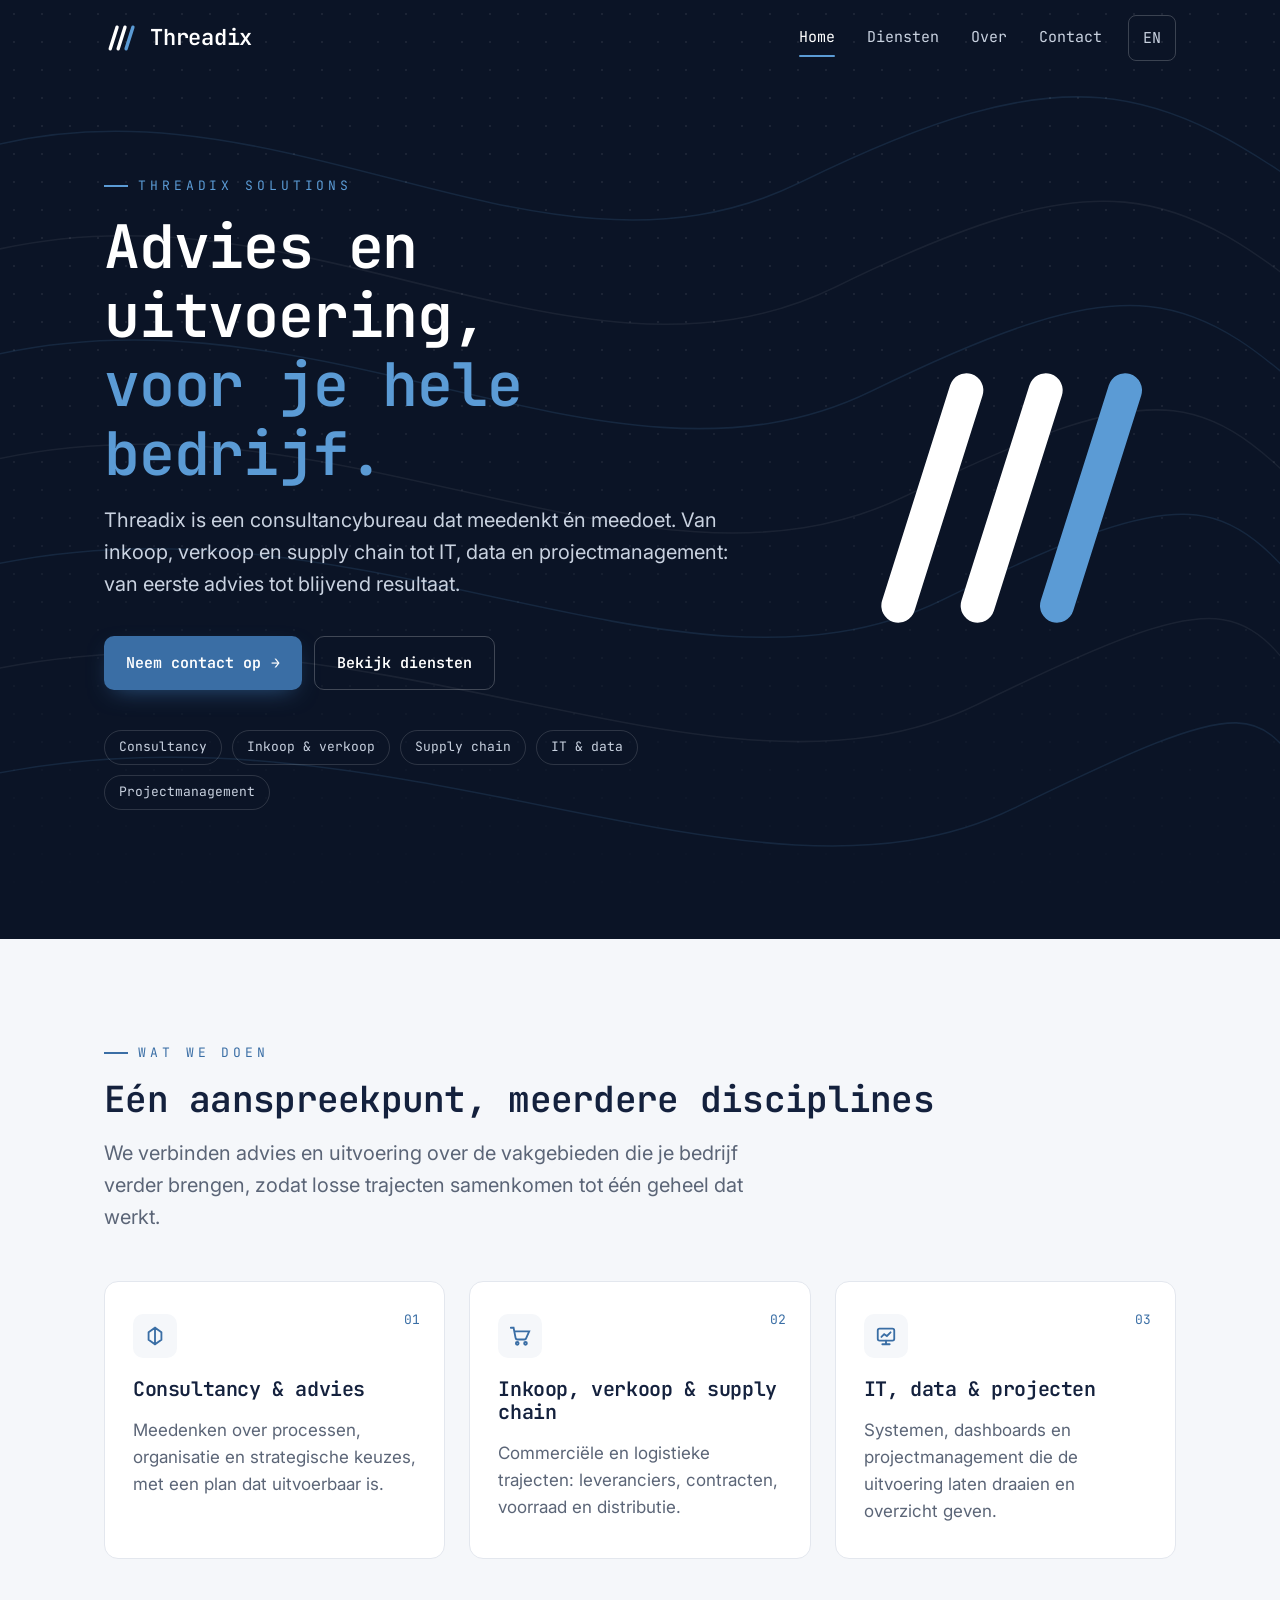
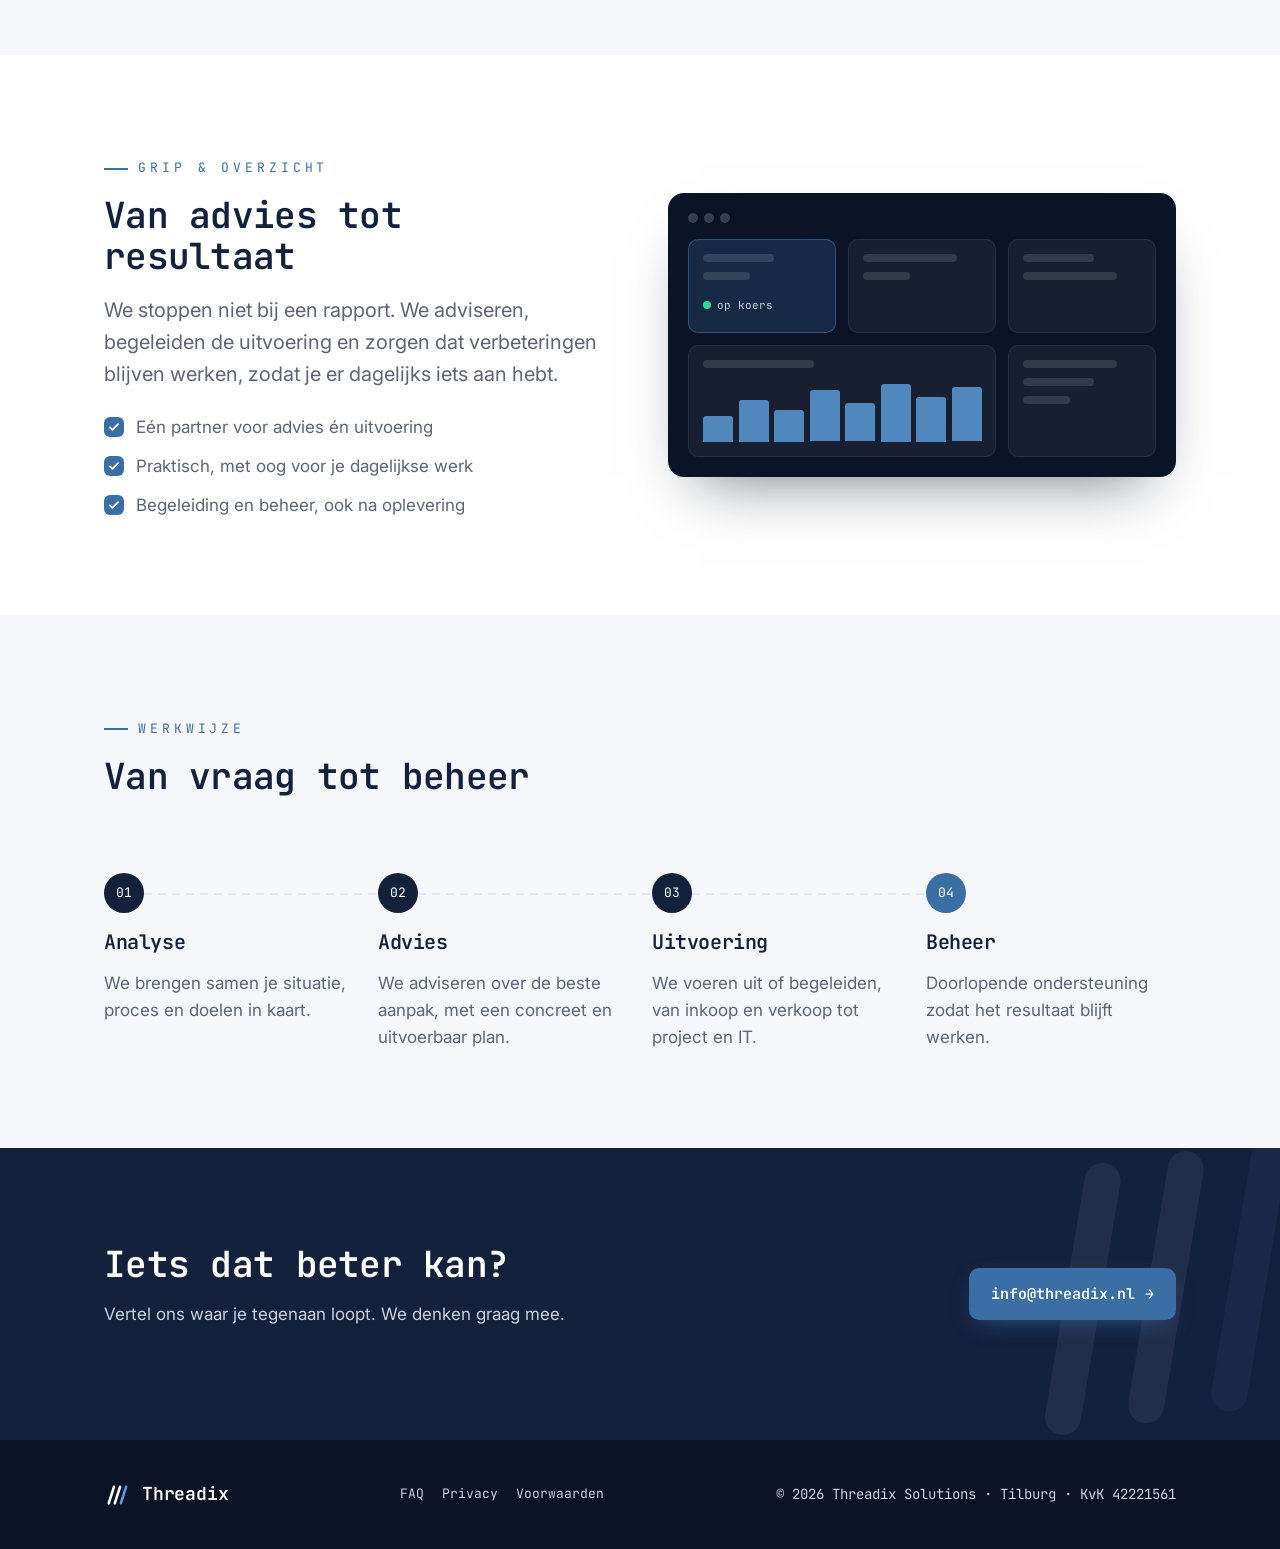
<file: index.html>
<!doctype html>
<html lang="nl">
<head>
  <meta charset="utf-8">
  <meta name="viewport" content="width=device-width, initial-scale=1">
  <title>Threadix Solutions — Consultancy voor inkoop, verkoop, supply chain, IT en projecten</title>
  <meta name="description" content="Threadix Solutions is een consultancybureau dat bedrijven adviseert en ondersteunt op het gebied van inkoop, verkoop, supply chain, IT, data en projectmanagement. Gevestigd in Tilburg.">
  <meta property="og:title" content="Threadix Solutions — Consultancy voor bedrijven">
  <meta property="og:description" content="Consultancy en uitvoering op het gebied van inkoop, verkoop, supply chain, IT, data en projectmanagement. Gevestigd in Tilburg.">
  <link rel="icon" href="favicon.svg" type="image/svg+xml">
  <link rel="stylesheet" href="style.css">
  <script src="site.js" defer></script>
</head>
<body>
  <header class="site-header">
    <div class="wrap">
      <a class="brand" href="index.html"><img src="mark-wit.svg" alt=""><span>Threadix</span></a>
      <nav class="nav" aria-label="Hoofdmenu">
        <a href="index.html" aria-current="page">Home</a>
        <a href="diensten.html">Diensten</a>
        <a href="over.html">Over</a>
        <a href="contact.html">Contact</a>
        <a class="lang" href="en.html" hreflang="en" lang="en">EN</a>
      </nav>
    </div>
  </header>

  <main>
    <section class="hero">
      <svg class="threads-bg" viewBox="0 0 1440 720" preserveAspectRatio="none" aria-hidden="true">
        <path d="M-50 120 C 300 40, 600 240, 900 140 S 1300 60, 1500 160"/>
        <path d="M-50 200 C 320 120, 640 320, 940 220 S 1320 140, 1500 240"/>
        <path d="M-50 280 C 340 200, 680 400, 980 300 S 1340 220, 1500 320"/>
        <path d="M-50 360 C 360 280, 720 480, 1020 380 S 1360 300, 1500 400"/>
        <path d="M-50 440 C 380 360, 760 560, 1060 460 S 1380 380, 1500 480"/>
        <path d="M-50 520 C 400 440, 800 640, 1100 540 S 1400 460, 1500 560"/>
        <path d="M-50 600 C 420 520, 840 720, 1140 620 S 1420 540, 1500 640"/>
      </svg>
      <div class="wrap">
        <div class="hero-text">
          <p class="eyebrow">Threadix Solutions</p>
          <h1>Advies en uitvoering,<br><span class="accent">voor je hele bedrijf.</span></h1>
          <p class="lead">Threadix is een consultancybureau dat meedenkt én meedoet. Van inkoop, verkoop en supply chain tot IT, data en projectmanagement: van eerste advies tot blijvend resultaat.</p>
          <div class="actions">
            <a class="btn btn-primary" href="contact.html">Neem contact op <span class="arrow" aria-hidden="true">→</span></a>
            <a class="btn btn-ghost" href="diensten.html">Bekijk diensten</a>
          </div>
          <ul class="tags"><li>Consultancy</li><li>Inkoop &amp; verkoop</li><li>Supply chain</li><li>IT &amp; data</li><li>Projectmanagement</li></ul>
        </div>
        <div class="hero-art">
          <svg viewBox="0 0 120 120" aria-hidden="true">
            <g class="draw" stroke-width="12" stroke-linecap="round">
              <line x1="22" y1="98" x2="46" y2="22" stroke="#FFFFFF" pathLength="100"/>
              <line x1="50" y1="98" x2="74" y2="22" stroke="#FFFFFF" pathLength="100"/>
              <line class="pulse" x1="78" y1="98" x2="102" y2="22" stroke="#5B9BD5" pathLength="100"/>
            </g>
          </svg>
        </div>
      </div>
    </section>

    <section class="soft">
      <div class="wrap">
        <div class="reveal">
          <p class="eyebrow">Wat we doen</p>
          <h2>Eén aanspreekpunt, meerdere disciplines</h2>
          <p class="lead">We verbinden advies en uitvoering over de vakgebieden die je bedrijf verder brengen, zodat losse trajecten samenkomen tot één geheel dat werkt.</p>
        </div>
        <div class="grid">
          <div class="card reveal">
            <span class="num">01</span>
            <div class="icon"><svg width="22" height="22" viewBox="0 0 24 24" fill="none" stroke="currentColor" stroke-width="2" stroke-linecap="round" aria-hidden="true"><path d="M12 3v18M5 8l7-5 7 5M5 8v8l7 5 7-5V8"/></svg></div>
            <h3>Consultancy &amp; advies</h3>
            <p>Meedenken over processen, organisatie en strategische keuzes, met een plan dat uitvoerbaar is.</p>
          </div>
          <div class="card reveal">
            <span class="num">02</span>
            <div class="icon"><svg width="22" height="22" viewBox="0 0 24 24" fill="none" stroke="currentColor" stroke-width="2" stroke-linecap="round" aria-hidden="true"><circle cx="9" cy="20" r="1.5"/><circle cx="18" cy="20" r="1.5"/><path d="M2 3h3l2.2 11.2a2 2 0 0 0 2 1.6h7.6a2 2 0 0 0 2-1.6L22 7H6"/></svg></div>
            <h3>Inkoop, verkoop &amp; supply chain</h3>
            <p>Commerciële en logistieke trajecten: leveranciers, contracten, voorraad en distributie.</p>
          </div>
          <div class="card reveal">
            <span class="num">03</span>
            <div class="icon"><svg width="22" height="22" viewBox="0 0 24 24" fill="none" stroke="currentColor" stroke-width="2" stroke-linecap="round" aria-hidden="true"><rect x="3" y="4" width="18" height="13" rx="2"/><path d="M8 21h8M12 17v4M7 13l3-3 3 2 4-4"/></svg></div>
            <h3>IT, data &amp; projecten</h3>
            <p>Systemen, dashboards en projectmanagement die de uitvoering laten draaien en overzicht geven.</p>
          </div>
        </div>
      </div>
    </section>

    <section>
      <div class="wrap split">
        <div class="reveal">
          <p class="eyebrow">Grip &amp; overzicht</p>
          <h2>Van advies tot resultaat</h2>
          <p class="lead">We stoppen niet bij een rapport. We adviseren, begeleiden de uitvoering en zorgen dat verbeteringen blijven werken, zodat je er dagelijks iets aan hebt.</p>
          <ul class="check">
            <li>Eén partner voor advies én uitvoering</li>
            <li>Praktisch, met oog voor je dagelijkse werk</li>
            <li>Begeleiding en beheer, ook na oplevering</li>
          </ul>
        </div>
        <div class="screen reveal" aria-hidden="true">
          <div class="screen-bar"><span></span><span></span><span></span></div>
          <div class="screen-grid">
            <div class="tile accent-tile"><div class="bar w60"></div><div class="bar w40"></div><span class="status">op koers</span></div>
            <div class="tile"><div class="bar w80"></div><div class="bar w40"></div></div>
            <div class="tile"><div class="bar w60"></div><div class="bar w80"></div></div>
            <div class="tile wide"><div class="bar w40"></div>
              <div class="spark"><i style="height:40%"></i><i style="height:65%;animation-delay:.1s"></i><i style="height:50%;animation-delay:.2s"></i><i style="height:80%;animation-delay:.3s"></i><i style="height:60%;animation-delay:.4s"></i><i style="height:90%;animation-delay:.5s"></i><i style="height:70%;animation-delay:.6s"></i><i style="height:85%;animation-delay:.7s"></i></div>
            </div>
            <div class="tile"><div class="bar w80"></div><div class="bar w60"></div><div class="bar w40"></div></div>
          </div>
        </div>
      </div>
    </section>

    <section class="soft">
      <div class="wrap">
        <div class="reveal">
          <p class="eyebrow">Werkwijze</p>
          <h2>Van vraag tot beheer</h2>
        </div>
        <ol class="steps reveal">
          <li><h3>Analyse</h3><p>We brengen samen je situatie, proces en doelen in kaart.</p></li>
          <li><h3>Advies</h3><p>We adviseren over de beste aanpak, met een concreet en uitvoerbaar plan.</p></li>
          <li><h3>Uitvoering</h3><p>We voeren uit of begeleiden, van inkoop en verkoop tot project en IT.</p></li>
          <li><h3>Beheer</h3><p>Doorlopende ondersteuning zodat het resultaat blijft werken.</p></li>
        </ol>
      </div>
    </section>

    <section class="cta">
      <div class="wrap reveal">
        <div>
          <h2>Iets dat beter kan?</h2>
          <p>Vertel ons waar je tegenaan loopt. We denken graag mee.</p>
        </div>
        <a class="btn btn-primary" href="mailto:info@threadix.nl">info@threadix.nl <span class="arrow" aria-hidden="true">→</span></a>
      </div>
    </section>
  </main>

  <footer class="site-footer">
    <div class="wrap">
      <a class="brand" href="index.html"><img src="mark-wit.svg" alt=""><span>Threadix</span></a>
      <div class="footer-links"><a href="faq.html">FAQ</a><a href="privacy.html">Privacy</a><a href="voorwaarden.html">Voorwaarden</a></div>
      <span class="mono">© 2026 Threadix Solutions · Tilburg · KvK 42221561</span>
    </div>
  </footer>
</body>
</html>
</file>
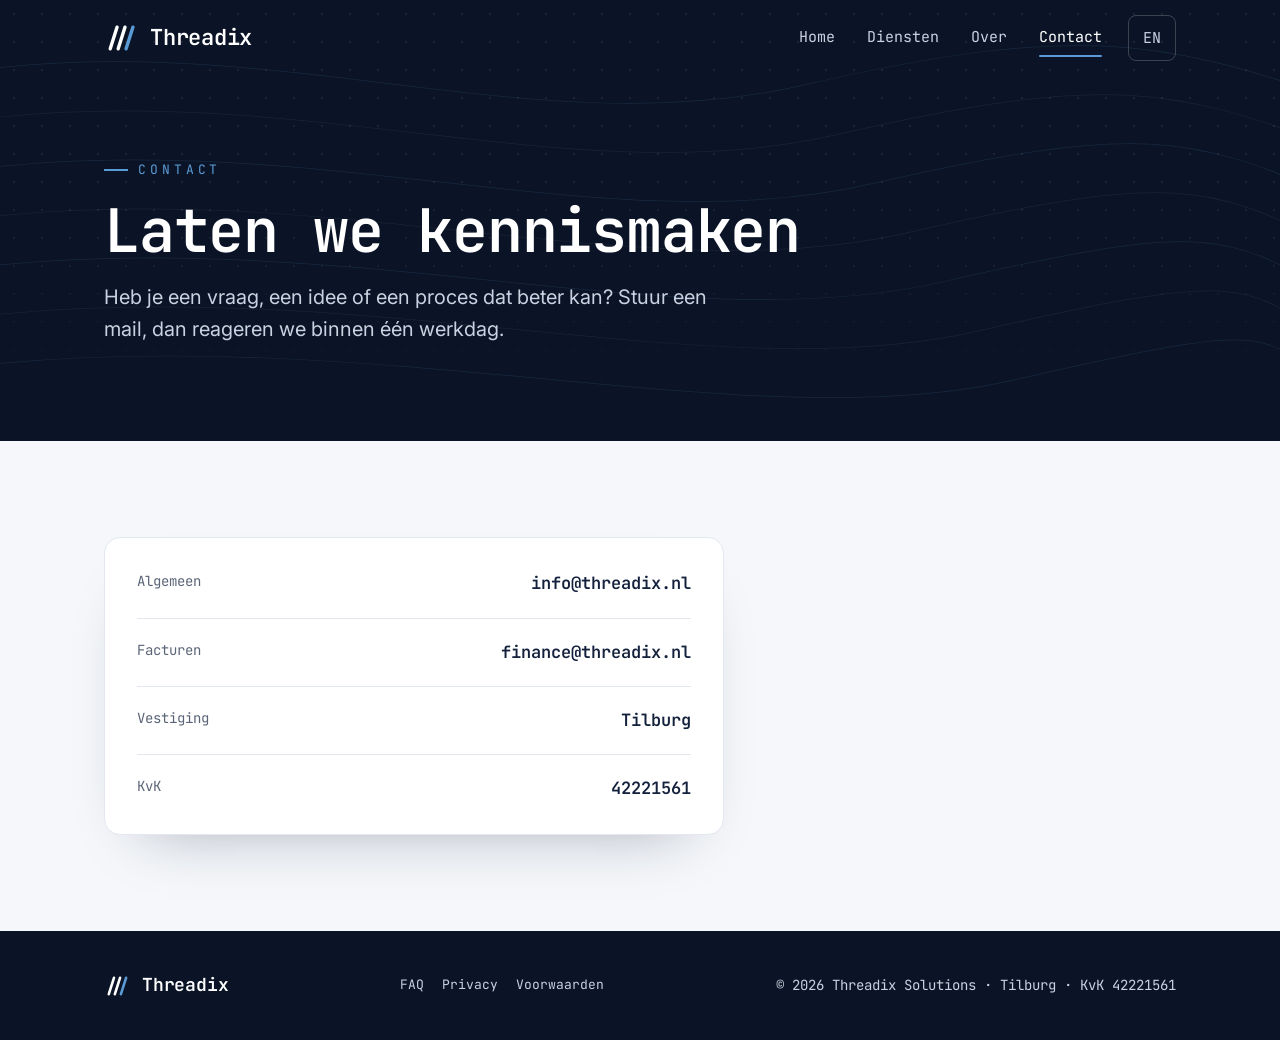
<file: contact.html>
<!doctype html>
<html lang="nl">
<head>
  <meta charset="utf-8">
  <meta name="viewport" content="width=device-width, initial-scale=1">
  <title>Contact – Threadix Solutions</title>
  <meta name="description" content="Neem contact op met Threadix Solutions in Tilburg.">
  <meta property="og:title" content="Contact – Threadix Solutions">
  <meta property="og:description" content="Neem contact op met Threadix Solutions in Tilburg.">
  <link rel="icon" href="favicon.svg" type="image/svg+xml">
  <link rel="stylesheet" href="style.css">
  <script src="site.js" defer></script>
</head>
<body>
  <header class="site-header">
    <div class="wrap">
      <a class="brand" href="index.html"><img src="mark-wit.svg" alt=""><span>Threadix</span></a>
      <nav class="nav" aria-label="Hoofdmenu">
        <a href="index.html">Home</a>
        <a href="diensten.html">Diensten</a>
        <a href="over.html">Over</a>
        <a href="contact.html" aria-current="page">Contact</a>
        <a class="lang" href="en-contact.html" hreflang="en" lang="en">EN</a>
      </nav>
    </div>
  </header>

  <main>
    <section class="hero small">
      <svg class="threads-bg" viewBox="0 0 1440 720" preserveAspectRatio="none" aria-hidden="true">
        <path d="M-50 120 C 300 40, 600 240, 900 140 S 1300 60, 1500 160"/>
        <path d="M-50 200 C 320 120, 640 320, 940 220 S 1320 140, 1500 240"/>
        <path d="M-50 280 C 340 200, 680 400, 980 300 S 1340 220, 1500 320"/>
        <path d="M-50 360 C 360 280, 720 480, 1020 380 S 1360 300, 1500 400"/>
        <path d="M-50 440 C 380 360, 760 560, 1060 460 S 1380 380, 1500 480"/>
        <path d="M-50 520 C 400 440, 800 640, 1100 540 S 1400 460, 1500 560"/>
        <path d="M-50 600 C 420 520, 840 720, 1140 620 S 1420 540, 1500 640"/>
      </svg>
      <div class="wrap">
        <div class="hero-text">
          <p class="eyebrow">Contact</p>
          <h1>Laten we kennismaken</h1>
          <p class="lead">Heb je een vraag, een idee of een proces dat beter kan? Stuur een mail, dan reageren we binnen één werkdag.</p>
          
        </div>
        
      </div>
    </section>

    <section class="soft">
      <div class="wrap">
        <div class="contact-card reveal">
          <ul class="contact-list">
            <li><span class="label">Algemeen</span><a href="mailto:info@threadix.nl">info@threadix.nl</a></li>
            <li><span class="label">Facturen</span><a href="mailto:finance@threadix.nl">finance@threadix.nl</a></li>
            <li><span class="label">Vestiging</span><span class="value">Tilburg</span></li>
            <li><span class="label">KvK</span><span class="value">42221561</span></li>
          </ul>
        </div>
      </div>
    </section>
  </main>

  <footer class="site-footer">
    <div class="wrap">
      <a class="brand" href="index.html"><img src="mark-wit.svg" alt=""><span>Threadix</span></a>
      <div class="footer-links"><a href="faq.html">FAQ</a><a href="privacy.html">Privacy</a><a href="voorwaarden.html">Voorwaarden</a></div>
      <span class="mono">© 2026 Threadix Solutions · Tilburg · KvK 42221561</span>
    </div>
  </footer>
</body>
</html>
</file>
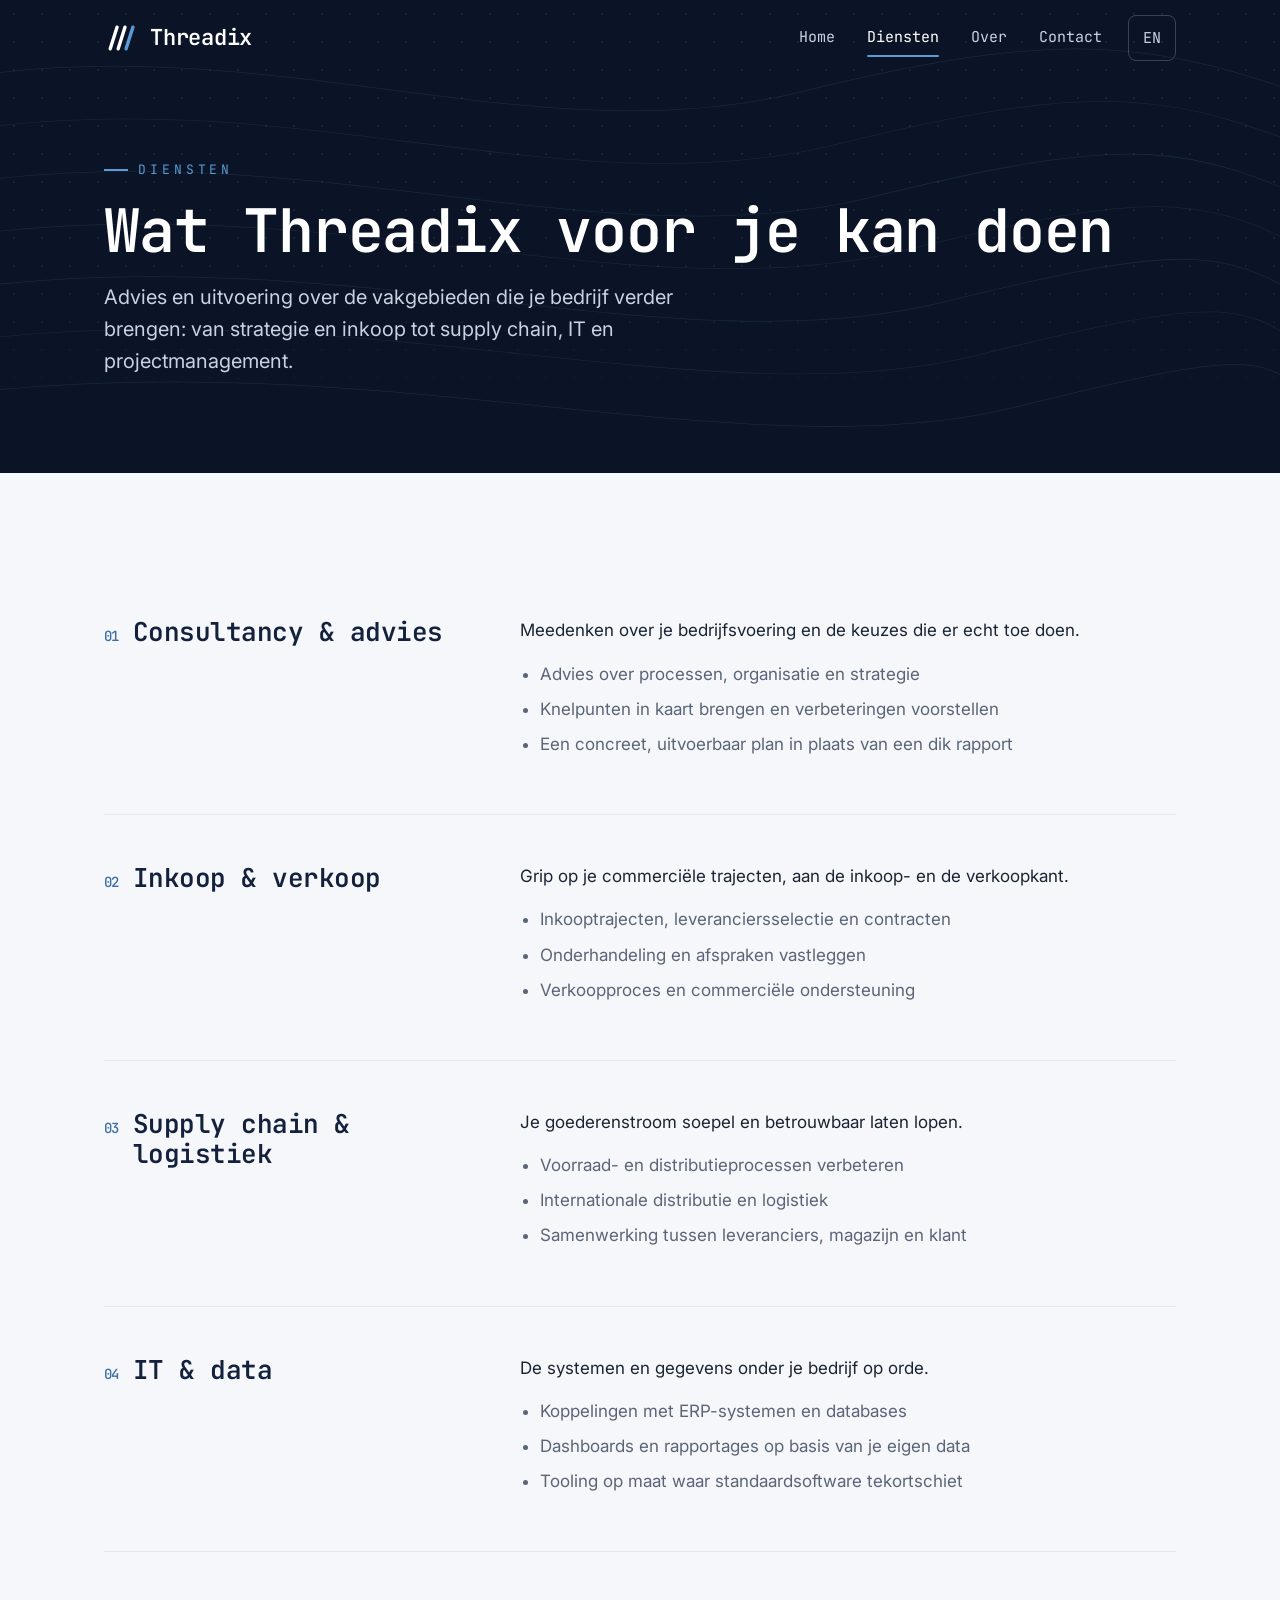
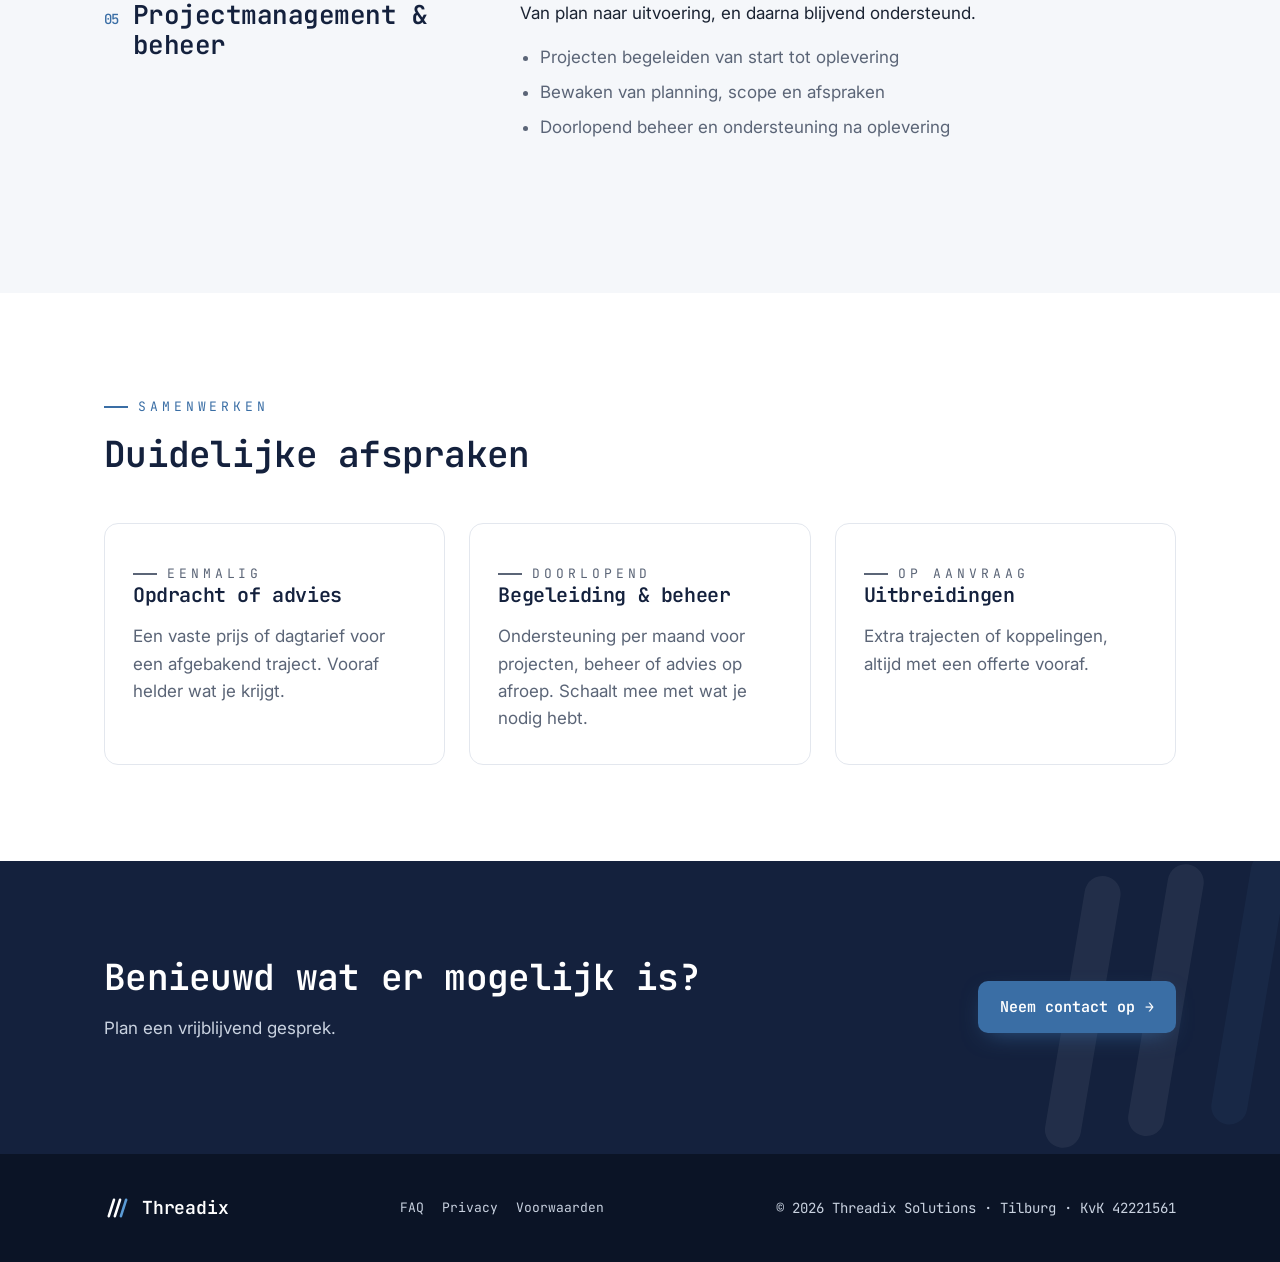
<file: diensten.html>
<!doctype html>
<html lang="nl">
<head>
  <meta charset="utf-8">
  <meta name="viewport" content="width=device-width, initial-scale=1">
  <title>Diensten — Threadix Solutions</title>
  <meta name="description" content="Consultancy en uitvoering: advies, inkoop en verkoop, supply chain en logistiek, IT en data, en projectmanagement door Threadix Solutions.">
  <meta property="og:title" content="Diensten — Threadix Solutions">
  <meta property="og:description" content="Consultancy en uitvoering: advies, inkoop en verkoop, supply chain en logistiek, IT en data, en projectmanagement door Threadix Solutions.">
  <link rel="icon" href="favicon.svg" type="image/svg+xml">
  <link rel="stylesheet" href="style.css">
  <script src="site.js" defer></script>
</head>
<body>
  <header class="site-header">
    <div class="wrap">
      <a class="brand" href="index.html"><img src="mark-wit.svg" alt=""><span>Threadix</span></a>
      <nav class="nav" aria-label="Hoofdmenu">
        <a href="index.html">Home</a>
        <a href="diensten.html" aria-current="page">Diensten</a>
        <a href="over.html">Over</a>
        <a href="contact.html">Contact</a>
        <a class="lang" href="en-diensten.html" hreflang="en" lang="en">EN</a>
      </nav>
    </div>
  </header>

  <main>
    <section class="hero small">
      <svg class="threads-bg" viewBox="0 0 1440 720" preserveAspectRatio="none" aria-hidden="true">
        <path d="M-50 120 C 300 40, 600 240, 900 140 S 1300 60, 1500 160"/>
        <path d="M-50 200 C 320 120, 640 320, 940 220 S 1320 140, 1500 240"/>
        <path d="M-50 280 C 340 200, 680 400, 980 300 S 1340 220, 1500 320"/>
        <path d="M-50 360 C 360 280, 720 480, 1020 380 S 1360 300, 1500 400"/>
        <path d="M-50 440 C 380 360, 760 560, 1060 460 S 1380 380, 1500 480"/>
        <path d="M-50 520 C 400 440, 800 640, 1100 540 S 1400 460, 1500 560"/>
        <path d="M-50 600 C 420 520, 840 720, 1140 620 S 1420 540, 1500 640"/>
      </svg>
      <div class="wrap">
        <div class="hero-text">
          <p class="eyebrow">Diensten</p>
          <h1>Wat Threadix voor je kan doen</h1>
          <p class="lead">Advies en uitvoering over de vakgebieden die je bedrijf verder brengen: van strategie en inkoop tot supply chain, IT en projectmanagement.</p>
        </div>
      </div>
    </section>

    <section class="soft">
      <div class="wrap">
        <div class="service reveal">
          <h2><small>01</small>Consultancy &amp; advies</h2>
          <div class="body">
            <p>Meedenken over je bedrijfsvoering en de keuzes die er echt toe doen.</p>
            <ul><li>Advies over processen, organisatie en strategie</li><li>Knelpunten in kaart brengen en verbeteringen voorstellen</li><li>Een concreet, uitvoerbaar plan in plaats van een dik rapport</li></ul>
          </div>
        </div>
        <div class="service reveal">
          <h2><small>02</small>Inkoop &amp; verkoop</h2>
          <div class="body">
            <p>Grip op je commerciële trajecten, aan de inkoop- en de verkoopkant.</p>
            <ul><li>Inkooptrajecten, leveranciersselectie en contracten</li><li>Onderhandeling en afspraken vastleggen</li><li>Verkoopproces en commerciële ondersteuning</li></ul>
          </div>
        </div>
        <div class="service reveal">
          <h2><small>03</small>Supply chain &amp; logistiek</h2>
          <div class="body">
            <p>Je goederenstroom soepel en betrouwbaar laten lopen.</p>
            <ul><li>Voorraad- en distributieprocessen verbeteren</li><li>Internationale distributie en logistiek</li><li>Samenwerking tussen leveranciers, magazijn en klant</li></ul>
          </div>
        </div>
        <div class="service reveal">
          <h2><small>04</small>IT &amp; data</h2>
          <div class="body">
            <p>De systemen en gegevens onder je bedrijf op orde.</p>
            <ul><li>Koppelingen met ERP-systemen en databases</li><li>Dashboards en rapportages op basis van je eigen data</li><li>Tooling op maat waar standaardsoftware tekortschiet</li></ul>
          </div>
        </div>
        <div class="service reveal">
          <h2><small>05</small>Projectmanagement &amp; beheer</h2>
          <div class="body">
            <p>Van plan naar uitvoering, en daarna blijvend ondersteund.</p>
            <ul><li>Projecten begeleiden van start tot oplevering</li><li>Bewaken van planning, scope en afspraken</li><li>Doorlopend beheer en ondersteuning na oplevering</li></ul>
          </div>
        </div>
      </div>
    </section>

    <section>
      <div class="wrap">
        <div class="reveal">
          <p class="eyebrow">Samenwerken</p>
          <h2>Duidelijke afspraken</h2>
        </div>
        <div class="grid">
          <div class="card reveal"><p class="eyebrow">Eenmalig</p><h3>Opdracht of advies</h3><p>Een vaste prijs of dagtarief voor een afgebakend traject. Vooraf helder wat je krijgt.</p></div>
          <div class="card reveal"><p class="eyebrow">Doorlopend</p><h3>Begeleiding &amp; beheer</h3><p>Ondersteuning per maand voor projecten, beheer of advies op afroep. Schaalt mee met wat je nodig hebt.</p></div>
          <div class="card reveal"><p class="eyebrow">Op aanvraag</p><h3>Uitbreidingen</h3><p>Extra trajecten of koppelingen, altijd met een offerte vooraf.</p></div>
        </div>
      </div>
    </section>

    <section class="cta">
      <div class="wrap reveal">
        <div>
          <h2>Benieuwd wat er mogelijk is?</h2>
          <p>Plan een vrijblijvend gesprek.</p>
        </div>
        <a class="btn btn-primary" href="contact.html">Neem contact op <span class="arrow" aria-hidden="true">→</span></a>
      </div>
    </section>
  </main>

  <footer class="site-footer">
    <div class="wrap">
      <a class="brand" href="index.html"><img src="mark-wit.svg" alt=""><span>Threadix</span></a>
      <div class="footer-links"><a href="faq.html">FAQ</a><a href="privacy.html">Privacy</a><a href="voorwaarden.html">Voorwaarden</a></div>
      <span class="mono">© 2026 Threadix Solutions · Tilburg · KvK 42221561</span>
    </div>
  </footer>
</body>
</html>
</file>
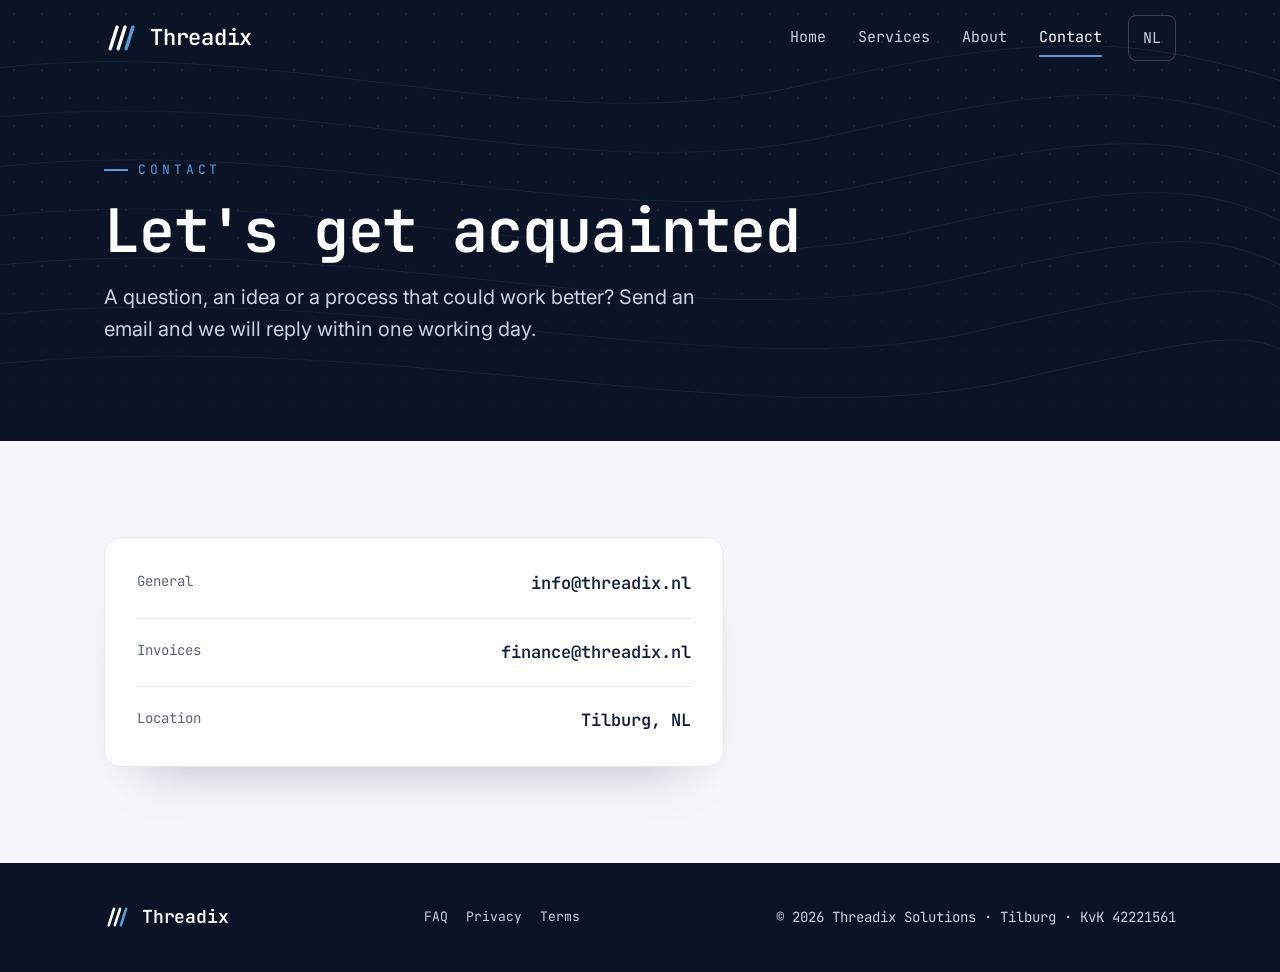
<file: en-contact.html>
<!doctype html>
<html lang="en">
<head>
  <meta charset="utf-8">
  <meta name="viewport" content="width=device-width, initial-scale=1">
  <title>Contact – Threadix Solutions</title>
  <meta name="description" content="Get in touch with Threadix Solutions in Tilburg, the Netherlands.">
  <meta property="og:title" content="Contact – Threadix Solutions">
  <meta property="og:description" content="Get in touch with Threadix Solutions in Tilburg, the Netherlands.">
  <link rel="icon" href="favicon.svg" type="image/svg+xml">
  <link rel="stylesheet" href="style.css">
  <script src="site.js" defer></script>
</head>
<body>
  <header class="site-header">
    <div class="wrap">
      <a class="brand" href="en.html"><img src="mark-wit.svg" alt=""><span>Threadix</span></a>
      <nav class="nav" aria-label="Main menu">
        <a href="en.html">Home</a>
        <a href="en-diensten.html">Services</a>
        <a href="en-over.html">About</a>
        <a href="en-contact.html" aria-current="page">Contact</a>
        <a class="lang" href="contact.html" hreflang="nl" lang="nl">NL</a>
      </nav>
    </div>
  </header>

  <main>
    <section class="hero small">
      <svg class="threads-bg" viewBox="0 0 1440 720" preserveAspectRatio="none" aria-hidden="true">
        <path d="M-50 120 C 300 40, 600 240, 900 140 S 1300 60, 1500 160"/>
        <path d="M-50 200 C 320 120, 640 320, 940 220 S 1320 140, 1500 240"/>
        <path d="M-50 280 C 340 200, 680 400, 980 300 S 1340 220, 1500 320"/>
        <path d="M-50 360 C 360 280, 720 480, 1020 380 S 1360 300, 1500 400"/>
        <path d="M-50 440 C 380 360, 760 560, 1060 460 S 1380 380, 1500 480"/>
        <path d="M-50 520 C 400 440, 800 640, 1100 540 S 1400 460, 1500 560"/>
        <path d="M-50 600 C 420 520, 840 720, 1140 620 S 1420 540, 1500 640"/>
      </svg>
      <div class="wrap">
        <div class="hero-text">
          <p class="eyebrow">Contact</p>
          <h1>Let's get acquainted</h1>
          <p class="lead">A question, an idea or a process that could work better? Send an email and we will reply within one working day.</p>
          
        </div>
        
      </div>
    </section>

    <section class="soft">
      <div class="wrap">
        <div class="contact-card reveal">
          <ul class="contact-list">
            <li><span class="label">General</span><a href="mailto:info@threadix.nl">info@threadix.nl</a></li>
            <li><span class="label">Invoices</span><a href="mailto:finance@threadix.nl">finance@threadix.nl</a></li>
            <li><span class="label">Location</span><span class="value">Tilburg, NL</span></li>
          </ul>
        </div>
      </div>
    </section>
  </main>

  <footer class="site-footer">
    <div class="wrap">
      <a class="brand" href="en.html"><img src="mark-wit.svg" alt=""><span>Threadix</span></a>
      <div class="footer-links"><a href="en-faq.html">FAQ</a><a href="privacy.html">Privacy</a><a href="voorwaarden.html">Terms</a></div>
      <span class="mono">© 2026 Threadix Solutions · Tilburg · KvK 42221561</span>
    </div>
  </footer>
</body>
</html>
</file>
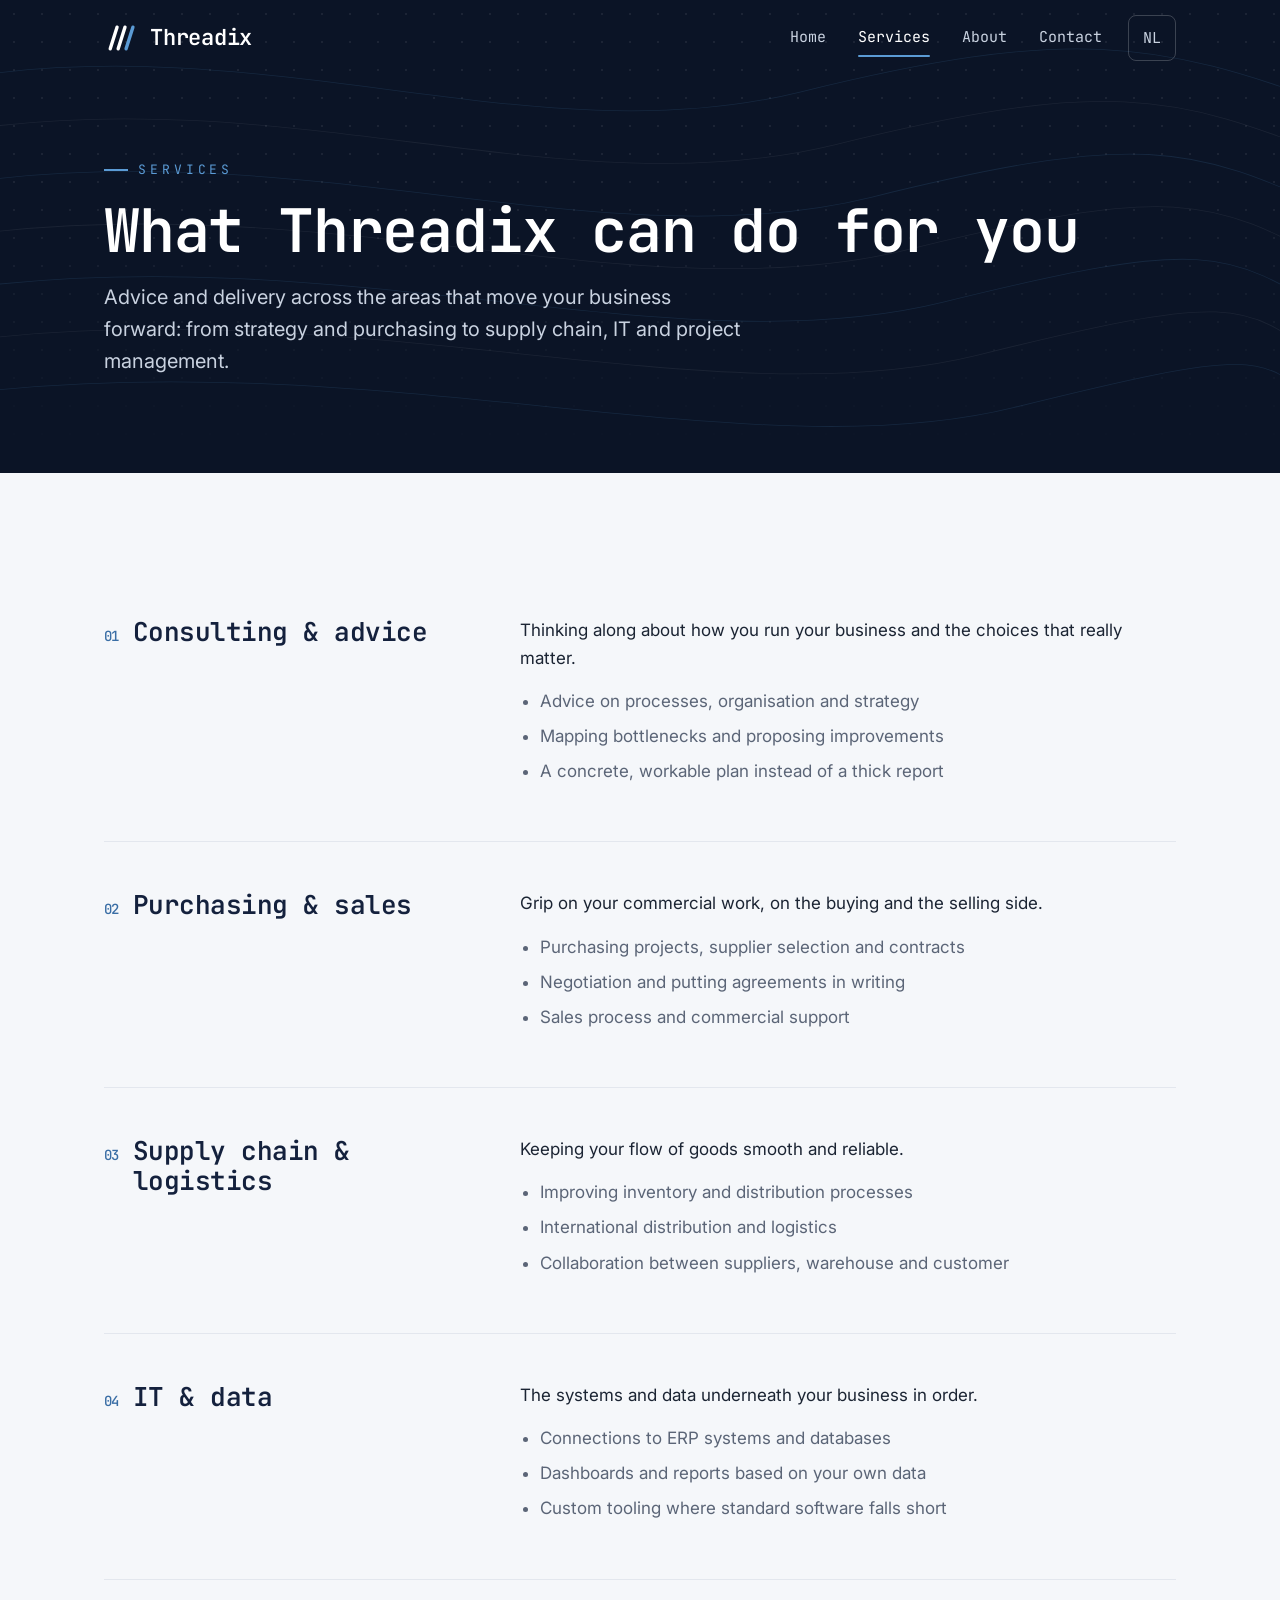
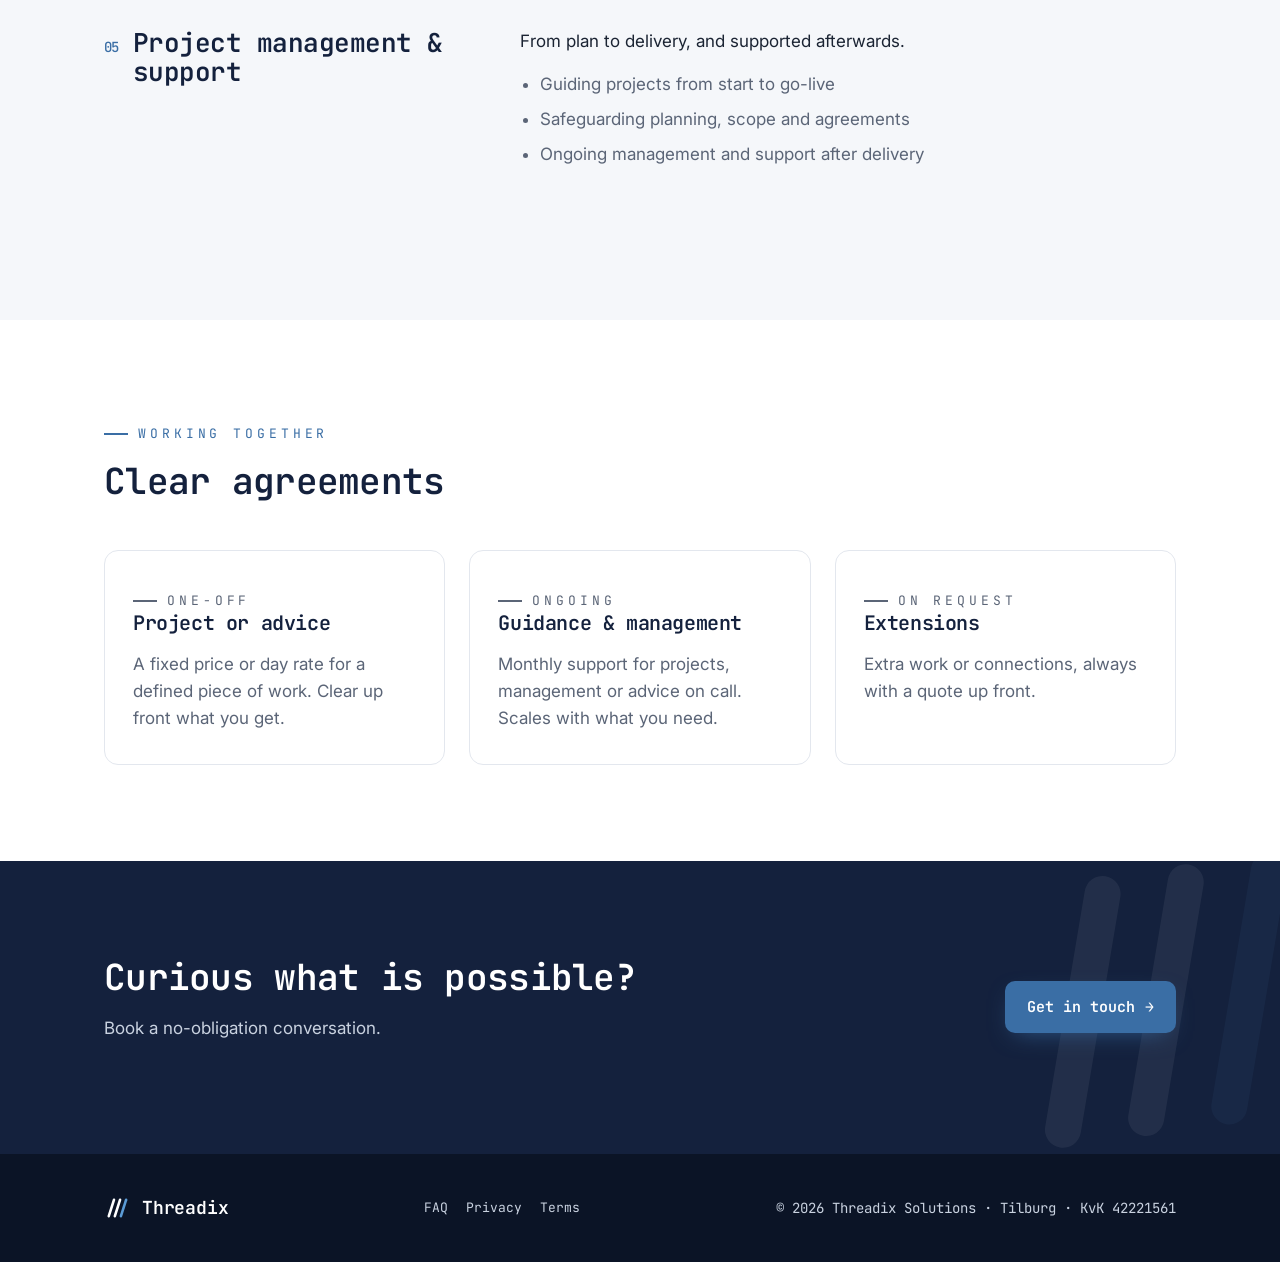
<file: en-diensten.html>
<!doctype html>
<html lang="en">
<head>
  <meta charset="utf-8">
  <meta name="viewport" content="width=device-width, initial-scale=1">
  <title>Services — Threadix Solutions</title>
  <meta name="description" content="Consulting and delivery: advice, purchasing and sales, supply chain and logistics, IT and data, and project management by Threadix Solutions.">
  <meta property="og:title" content="Services — Threadix Solutions">
  <meta property="og:description" content="Consulting and delivery: advice, purchasing and sales, supply chain and logistics, IT and data, and project management by Threadix Solutions.">
  <link rel="icon" href="favicon.svg" type="image/svg+xml">
  <link rel="stylesheet" href="style.css">
  <script src="site.js" defer></script>
</head>
<body>
  <header class="site-header">
    <div class="wrap">
      <a class="brand" href="en.html"><img src="mark-wit.svg" alt=""><span>Threadix</span></a>
      <nav class="nav" aria-label="Main menu">
        <a href="en.html">Home</a>
        <a href="en-diensten.html" aria-current="page">Services</a>
        <a href="en-over.html">About</a>
        <a href="en-contact.html">Contact</a>
        <a class="lang" href="diensten.html" hreflang="nl" lang="nl">NL</a>
      </nav>
    </div>
  </header>

  <main>
    <section class="hero small">
      <svg class="threads-bg" viewBox="0 0 1440 720" preserveAspectRatio="none" aria-hidden="true">
        <path d="M-50 120 C 300 40, 600 240, 900 140 S 1300 60, 1500 160"/>
        <path d="M-50 200 C 320 120, 640 320, 940 220 S 1320 140, 1500 240"/>
        <path d="M-50 280 C 340 200, 680 400, 980 300 S 1340 220, 1500 320"/>
        <path d="M-50 360 C 360 280, 720 480, 1020 380 S 1360 300, 1500 400"/>
        <path d="M-50 440 C 380 360, 760 560, 1060 460 S 1380 380, 1500 480"/>
        <path d="M-50 520 C 400 440, 800 640, 1100 540 S 1400 460, 1500 560"/>
        <path d="M-50 600 C 420 520, 840 720, 1140 620 S 1420 540, 1500 640"/>
      </svg>
      <div class="wrap">
        <div class="hero-text">
          <p class="eyebrow">Services</p>
          <h1>What Threadix can do for you</h1>
          <p class="lead">Advice and delivery across the areas that move your business forward: from strategy and purchasing to supply chain, IT and project management.</p>
        </div>
      </div>
    </section>

    <section class="soft">
      <div class="wrap">
        <div class="service reveal">
          <h2><small>01</small>Consulting &amp; advice</h2>
          <div class="body">
            <p>Thinking along about how you run your business and the choices that really matter.</p>
            <ul><li>Advice on processes, organisation and strategy</li><li>Mapping bottlenecks and proposing improvements</li><li>A concrete, workable plan instead of a thick report</li></ul>
          </div>
        </div>
        <div class="service reveal">
          <h2><small>02</small>Purchasing &amp; sales</h2>
          <div class="body">
            <p>Grip on your commercial work, on the buying and the selling side.</p>
            <ul><li>Purchasing projects, supplier selection and contracts</li><li>Negotiation and putting agreements in writing</li><li>Sales process and commercial support</li></ul>
          </div>
        </div>
        <div class="service reveal">
          <h2><small>03</small>Supply chain &amp; logistics</h2>
          <div class="body">
            <p>Keeping your flow of goods smooth and reliable.</p>
            <ul><li>Improving inventory and distribution processes</li><li>International distribution and logistics</li><li>Collaboration between suppliers, warehouse and customer</li></ul>
          </div>
        </div>
        <div class="service reveal">
          <h2><small>04</small>IT &amp; data</h2>
          <div class="body">
            <p>The systems and data underneath your business in order.</p>
            <ul><li>Connections to ERP systems and databases</li><li>Dashboards and reports based on your own data</li><li>Custom tooling where standard software falls short</li></ul>
          </div>
        </div>
        <div class="service reveal">
          <h2><small>05</small>Project management &amp; support</h2>
          <div class="body">
            <p>From plan to delivery, and supported afterwards.</p>
            <ul><li>Guiding projects from start to go-live</li><li>Safeguarding planning, scope and agreements</li><li>Ongoing management and support after delivery</li></ul>
          </div>
        </div>
      </div>
    </section>

    <section>
      <div class="wrap">
        <div class="reveal"><p class="eyebrow">Working together</p><h2>Clear agreements</h2></div>
        <div class="grid">
          <div class="card reveal"><p class="eyebrow">One-off</p><h3>Project or advice</h3><p>A fixed price or day rate for a defined piece of work. Clear up front what you get.</p></div>
          <div class="card reveal"><p class="eyebrow">Ongoing</p><h3>Guidance &amp; management</h3><p>Monthly support for projects, management or advice on call. Scales with what you need.</p></div>
          <div class="card reveal"><p class="eyebrow">On request</p><h3>Extensions</h3><p>Extra work or connections, always with a quote up front.</p></div>
        </div>
      </div>
    </section>

    <section class="cta">
      <div class="wrap reveal">
        <div>
          <h2>Curious what is possible?</h2>
          <p>Book a no-obligation conversation.</p>
        </div>
        <a class="btn btn-primary" href="en-contact.html">Get in touch <span class="arrow" aria-hidden="true">→</span></a>
      </div>
    </section>
  </main>

  <footer class="site-footer">
    <div class="wrap">
      <a class="brand" href="en.html"><img src="mark-wit.svg" alt=""><span>Threadix</span></a>
      <div class="footer-links"><a href="en-faq.html">FAQ</a><a href="privacy.html">Privacy</a><a href="voorwaarden.html">Terms</a></div>
      <span class="mono">© 2026 Threadix Solutions · Tilburg · KvK 42221561</span>
    </div>
  </footer>
</body>
</html>
</file>
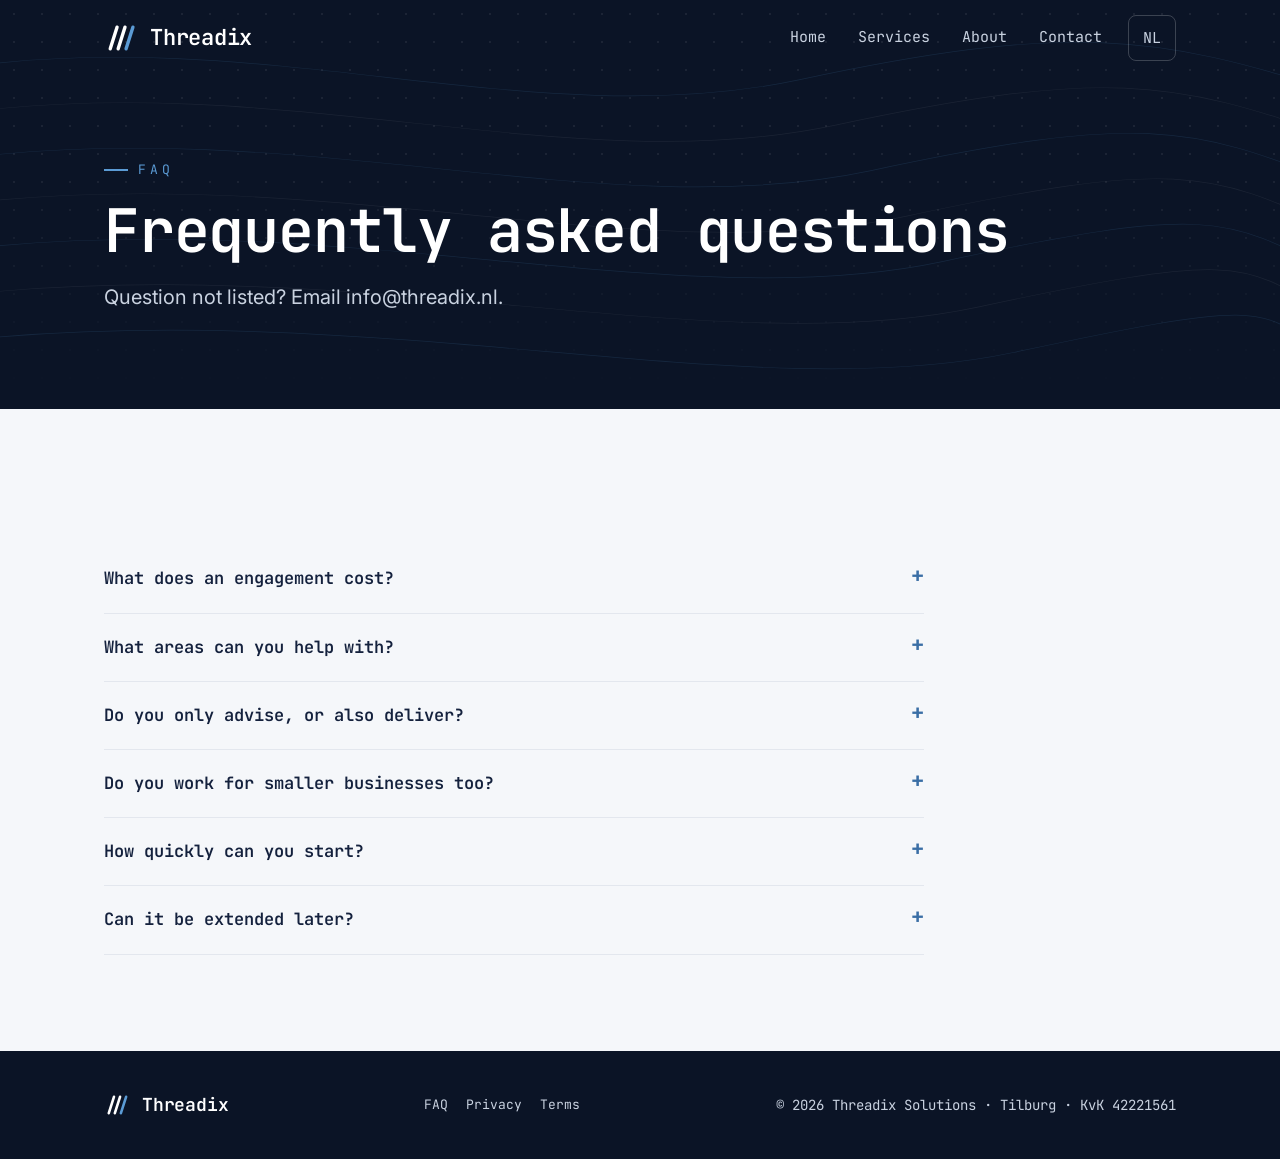
<file: en-faq.html>
<!doctype html>
<html lang="en">
<head>
  <meta charset="utf-8">
  <meta name="viewport" content="width=device-width, initial-scale=1">
  <title>FAQ — Threadix Solutions</title>
  <meta name="description" content="Answers to frequently asked questions about the consulting and delivery of Threadix Solutions.">
  <meta property="og:title" content="FAQ — Threadix Solutions">
  <meta property="og:description" content="Answers to frequently asked questions about the consulting and delivery of Threadix Solutions.">
  <link rel="icon" href="favicon.svg" type="image/svg+xml">
  <link rel="stylesheet" href="style.css">
  <script src="site.js" defer></script>
</head>
<body>
  <header class="site-header">
    <div class="wrap">
      <a class="brand" href="en.html"><img src="mark-wit.svg" alt=""><span>Threadix</span></a>
      <nav class="nav" aria-label="Main menu">
        <a href="en.html">Home</a>
        <a href="en-diensten.html">Services</a>
        <a href="en-over.html">About</a>
        <a href="en-contact.html">Contact</a>
        <a class="lang" href="faq.html" hreflang="nl" lang="nl">NL</a>
      </nav>
    </div>
  </header>

  <main>
    <section class="hero small">
      <svg class="threads-bg" viewBox="0 0 1440 720" preserveAspectRatio="none" aria-hidden="true">
        <path d="M-50 120 C 300 40, 600 240, 900 140 S 1300 60, 1500 160"/>
        <path d="M-50 200 C 320 120, 640 320, 940 220 S 1320 140, 1500 240"/>
        <path d="M-50 280 C 340 200, 680 400, 980 300 S 1340 220, 1500 320"/>
        <path d="M-50 360 C 360 280, 720 480, 1020 380 S 1360 300, 1500 400"/>
        <path d="M-50 440 C 380 360, 760 560, 1060 460 S 1380 380, 1500 480"/>
        <path d="M-50 520 C 400 440, 800 640, 1100 540 S 1400 460, 1500 560"/>
        <path d="M-50 600 C 420 520, 840 720, 1140 620 S 1420 540, 1500 640"/>
      </svg>
      <div class="wrap">
        <div class="hero-text">
          <p class="eyebrow">FAQ</p>
          <h1>Frequently asked questions</h1>
          <p class="lead">Question not listed? Email info@threadix.nl.</p>
        </div>
      </div>
    </section>

    <section class="soft">
      <div class="wrap">
        <div class="faq reveal">
          <details><summary>What does an engagement cost?</summary><p>Depending on the work, we use a fixed price or a day rate. For ongoing guidance or management we agree a fixed monthly fee. You always get a quote first.</p></details>
          <details><summary>What areas can you help with?</summary><p>Consulting and advice, purchasing and sales, supply chain and logistics, IT and data, and project management and support. These often overlap, and that is exactly the strength.</p></details>
          <details><summary>Do you only advise, or also deliver?</summary><p>Both. We don't stop at a report: we guide the delivery and stay involved through management where wanted.</p></details>
          <details><summary>Do you work for smaller businesses too?</summary><p>Yes. We tailor the approach to the size and the question, from a one-off advice to long-term guidance.</p></details>
          <details><summary>How quickly can you start?</summary><p>We decide that together. After an introduction we make a proposal with a realistic timeline.</p></details>
          <details><summary>Can it be extended later?</summary><p>Yes. Extra work, hours or connections are offered with a quote up front.</p></details>
        </div>
      </div>
    </section>
  </main>

  <footer class="site-footer">
    <div class="wrap">
      <a class="brand" href="en.html"><img src="mark-wit.svg" alt=""><span>Threadix</span></a>
      <div class="footer-links"><a href="en-faq.html">FAQ</a><a href="privacy.html">Privacy</a><a href="voorwaarden.html">Terms</a></div>
      <span class="mono">© 2026 Threadix Solutions · Tilburg · KvK 42221561</span>
    </div>
  </footer>
</body>
</html>
</file>
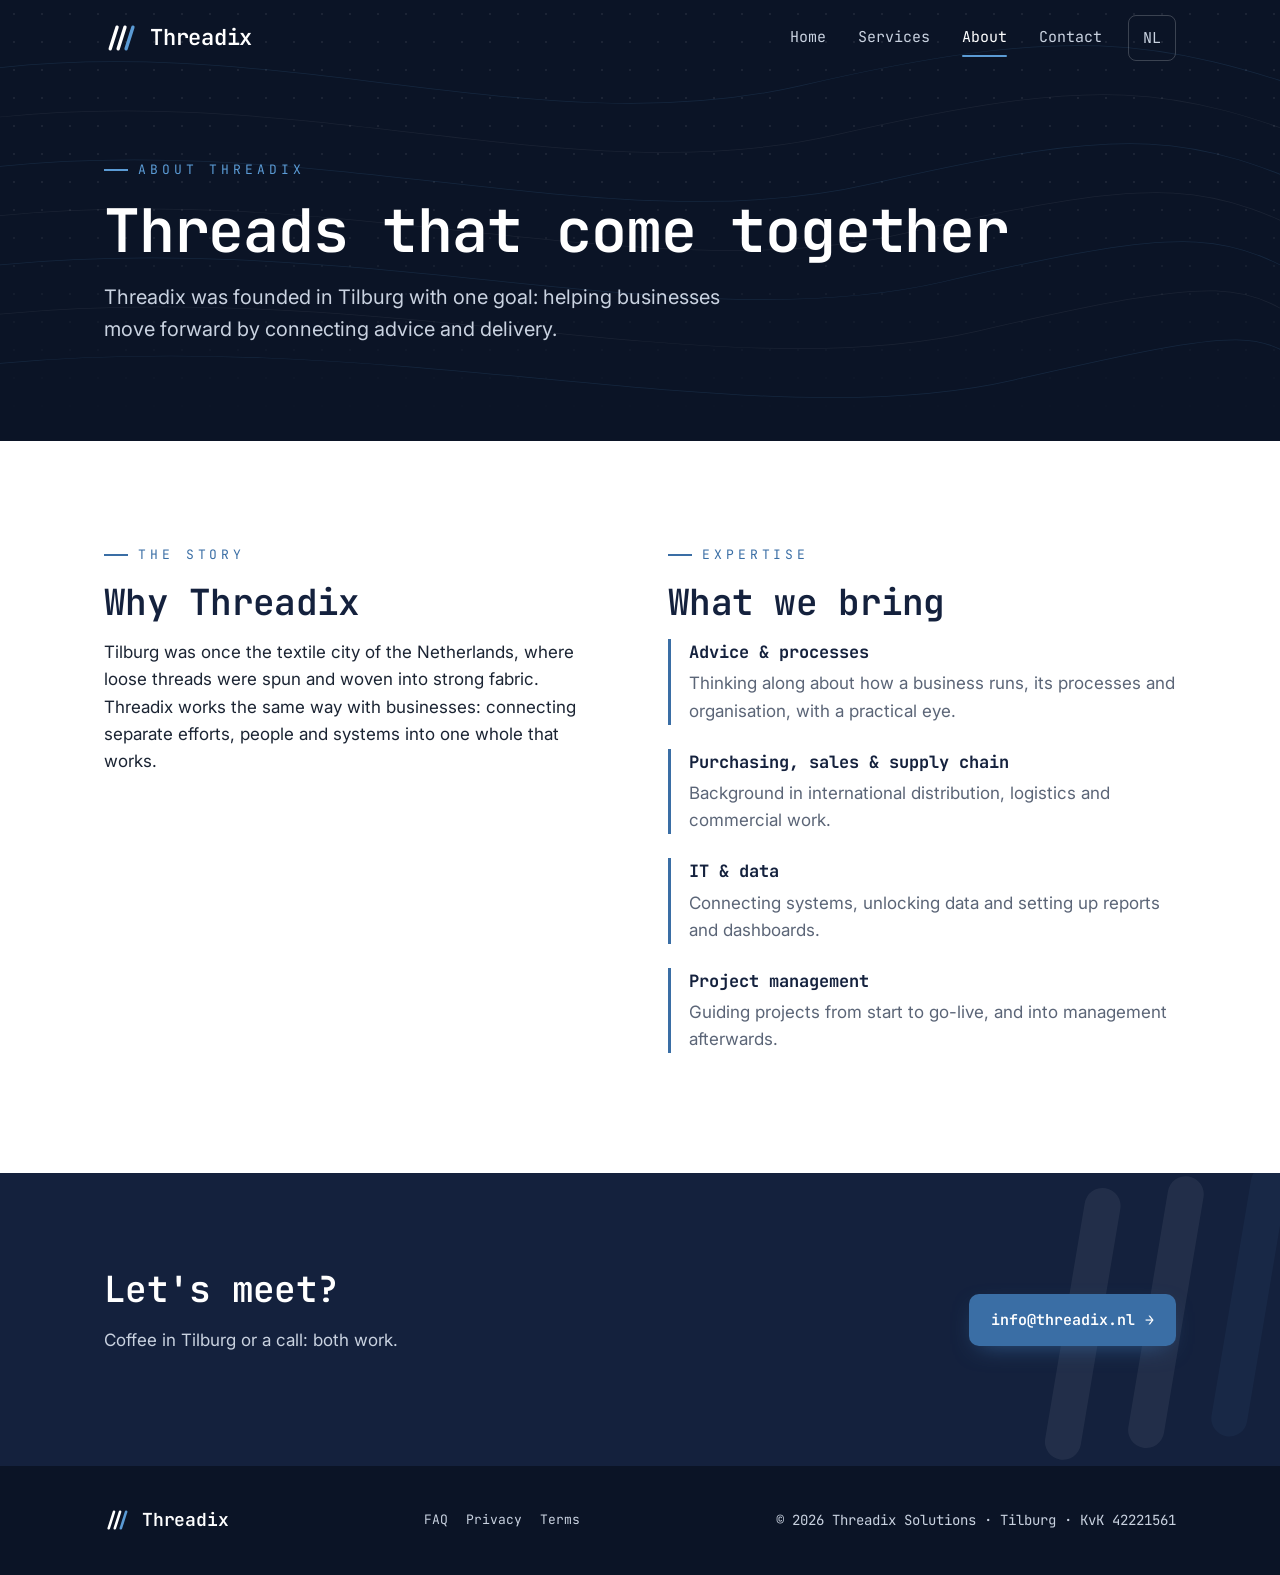
<file: en-over.html>
<!doctype html>
<html lang="en">
<head>
  <meta charset="utf-8">
  <meta name="viewport" content="width=device-width, initial-scale=1">
  <title>About Threadix — Threadix Solutions</title>
  <meta name="description" content="Threadix Solutions is a consultancy in Tilburg, the Netherlands. Advice and delivery for purchasing, sales, supply chain, IT and projects.">
  <meta property="og:title" content="About Threadix — Threadix Solutions">
  <meta property="og:description" content="Threadix Solutions is a consultancy in Tilburg, the Netherlands. Advice and delivery for purchasing, sales, supply chain, IT and projects.">
  <link rel="icon" href="favicon.svg" type="image/svg+xml">
  <link rel="stylesheet" href="style.css">
  <script src="site.js" defer></script>
</head>
<body>
  <header class="site-header">
    <div class="wrap">
      <a class="brand" href="en.html"><img src="mark-wit.svg" alt=""><span>Threadix</span></a>
      <nav class="nav" aria-label="Main menu">
        <a href="en.html">Home</a>
        <a href="en-diensten.html">Services</a>
        <a href="en-over.html" aria-current="page">About</a>
        <a href="en-contact.html">Contact</a>
        <a class="lang" href="over.html" hreflang="nl" lang="nl">NL</a>
      </nav>
    </div>
  </header>

  <main>
    <section class="hero small">
      <svg class="threads-bg" viewBox="0 0 1440 720" preserveAspectRatio="none" aria-hidden="true">
        <path d="M-50 120 C 300 40, 600 240, 900 140 S 1300 60, 1500 160"/>
        <path d="M-50 200 C 320 120, 640 320, 940 220 S 1320 140, 1500 240"/>
        <path d="M-50 280 C 340 200, 680 400, 980 300 S 1340 220, 1500 320"/>
        <path d="M-50 360 C 360 280, 720 480, 1020 380 S 1360 300, 1500 400"/>
        <path d="M-50 440 C 380 360, 760 560, 1060 460 S 1380 380, 1500 480"/>
        <path d="M-50 520 C 400 440, 800 640, 1100 540 S 1400 460, 1500 560"/>
        <path d="M-50 600 C 420 520, 840 720, 1140 620 S 1420 540, 1500 640"/>
      </svg>
      <div class="wrap">
        <div class="hero-text">
          <p class="eyebrow">About Threadix</p>
          <h1>Threads that come together</h1>
          <p class="lead">Threadix was founded in Tilburg with one goal: helping businesses move forward by connecting advice and delivery.</p>
        </div>
      </div>
    </section>

    <section>
      <div class="wrap about-grid">
        <div class="reveal">
          <p class="eyebrow">The story</p>
          <h2>Why Threadix</h2>
          <p>Tilburg was once the textile city of the Netherlands, where loose threads were spun and woven into strong fabric. Threadix works the same way with businesses: connecting separate efforts, people and systems into one whole that works.</p>
        </div>
        <div class="reveal">
          <p class="eyebrow">Expertise</p>
          <h2>What we bring</h2>
          <div class="fact"><strong>Advice &amp; processes</strong><span>Thinking along about how a business runs, its processes and organisation, with a practical eye.</span></div>
          <div class="fact"><strong>Purchasing, sales &amp; supply chain</strong><span>Background in international distribution, logistics and commercial work.</span></div>
          <div class="fact"><strong>IT &amp; data</strong><span>Connecting systems, unlocking data and setting up reports and dashboards.</span></div>
          <div class="fact"><strong>Project management</strong><span>Guiding projects from start to go-live, and into management afterwards.</span></div>
        </div>
      </div>
    </section>

    <section class="cta">
      <div class="wrap reveal">
        <div>
          <h2>Let's meet?</h2>
          <p>Coffee in Tilburg or a call: both work.</p>
        </div>
        <a class="btn btn-primary" href="mailto:info@threadix.nl">info@threadix.nl <span class="arrow" aria-hidden="true">→</span></a>
      </div>
    </section>
  </main>

  <footer class="site-footer">
    <div class="wrap">
      <a class="brand" href="en.html"><img src="mark-wit.svg" alt=""><span>Threadix</span></a>
      <div class="footer-links"><a href="en-faq.html">FAQ</a><a href="privacy.html">Privacy</a><a href="voorwaarden.html">Terms</a></div>
      <span class="mono">© 2026 Threadix Solutions · Tilburg · KvK 42221561</span>
    </div>
  </footer>
</body>
</html>
</file>
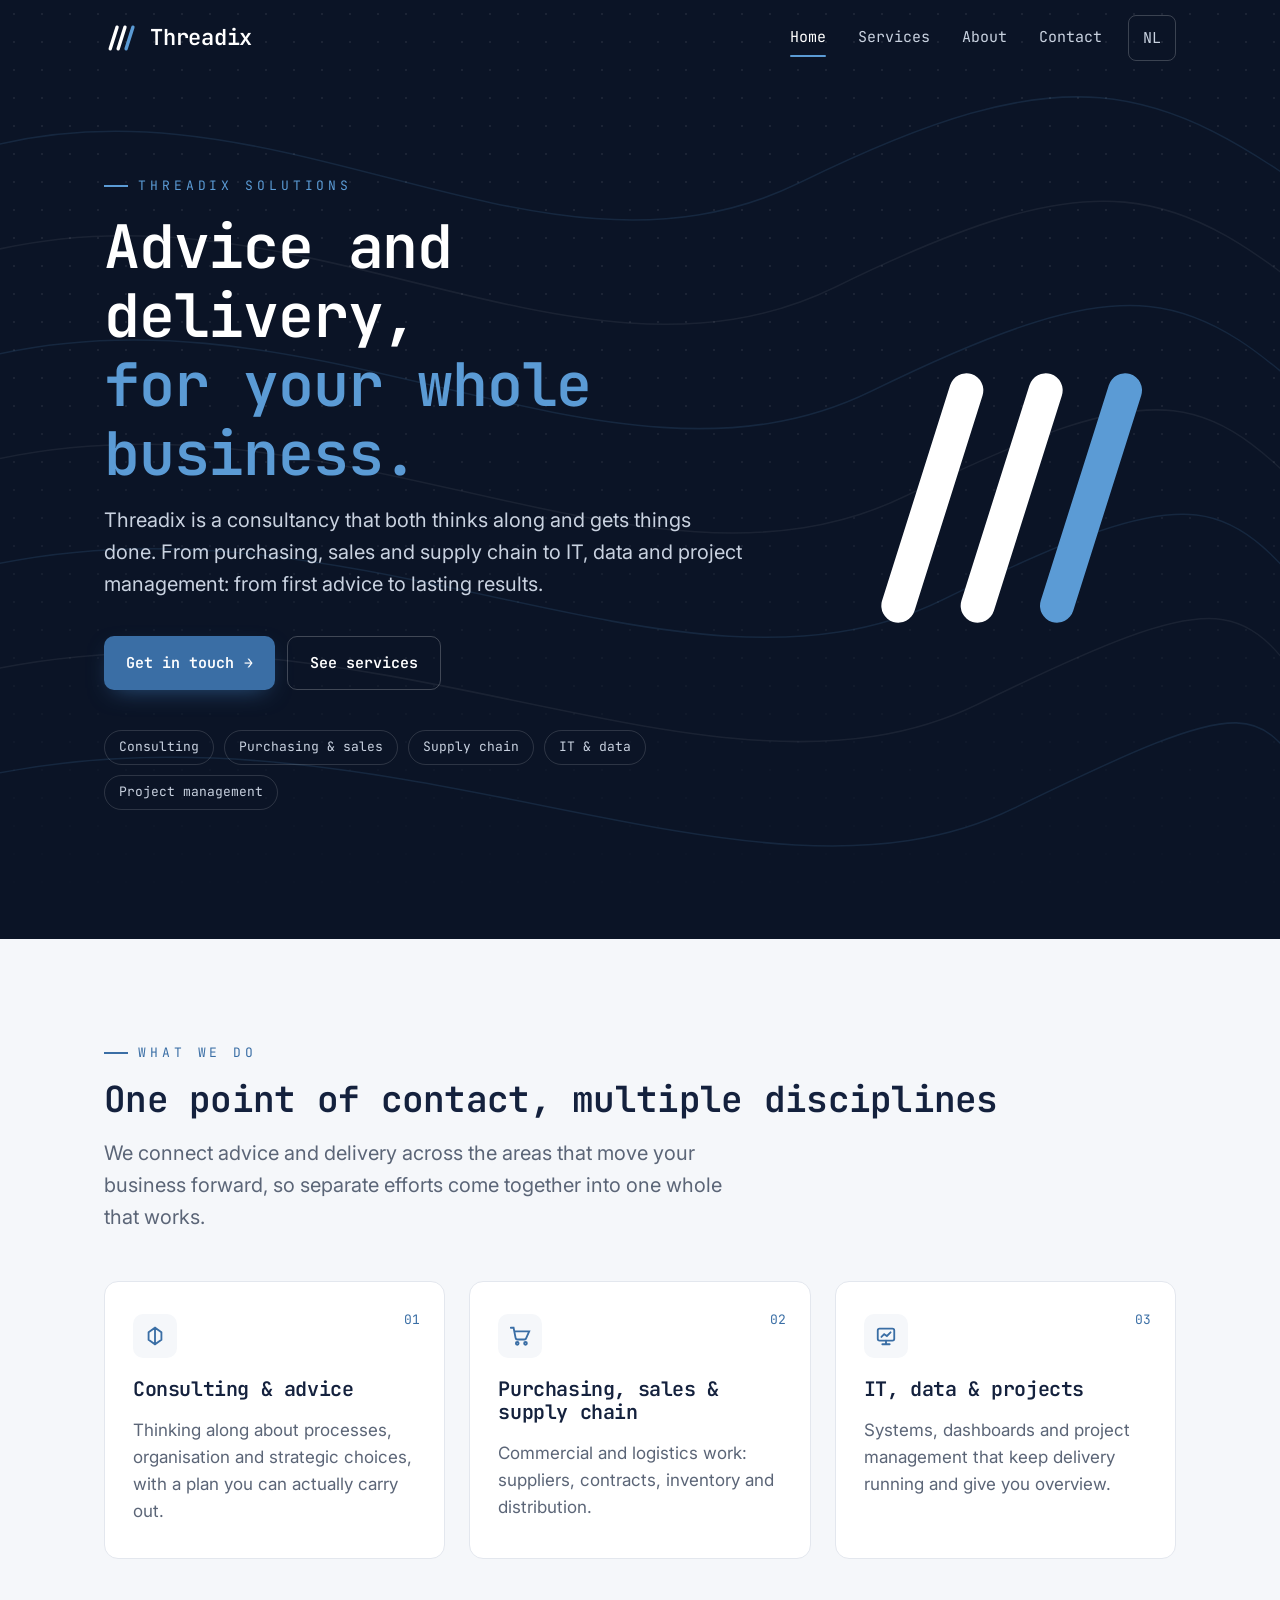
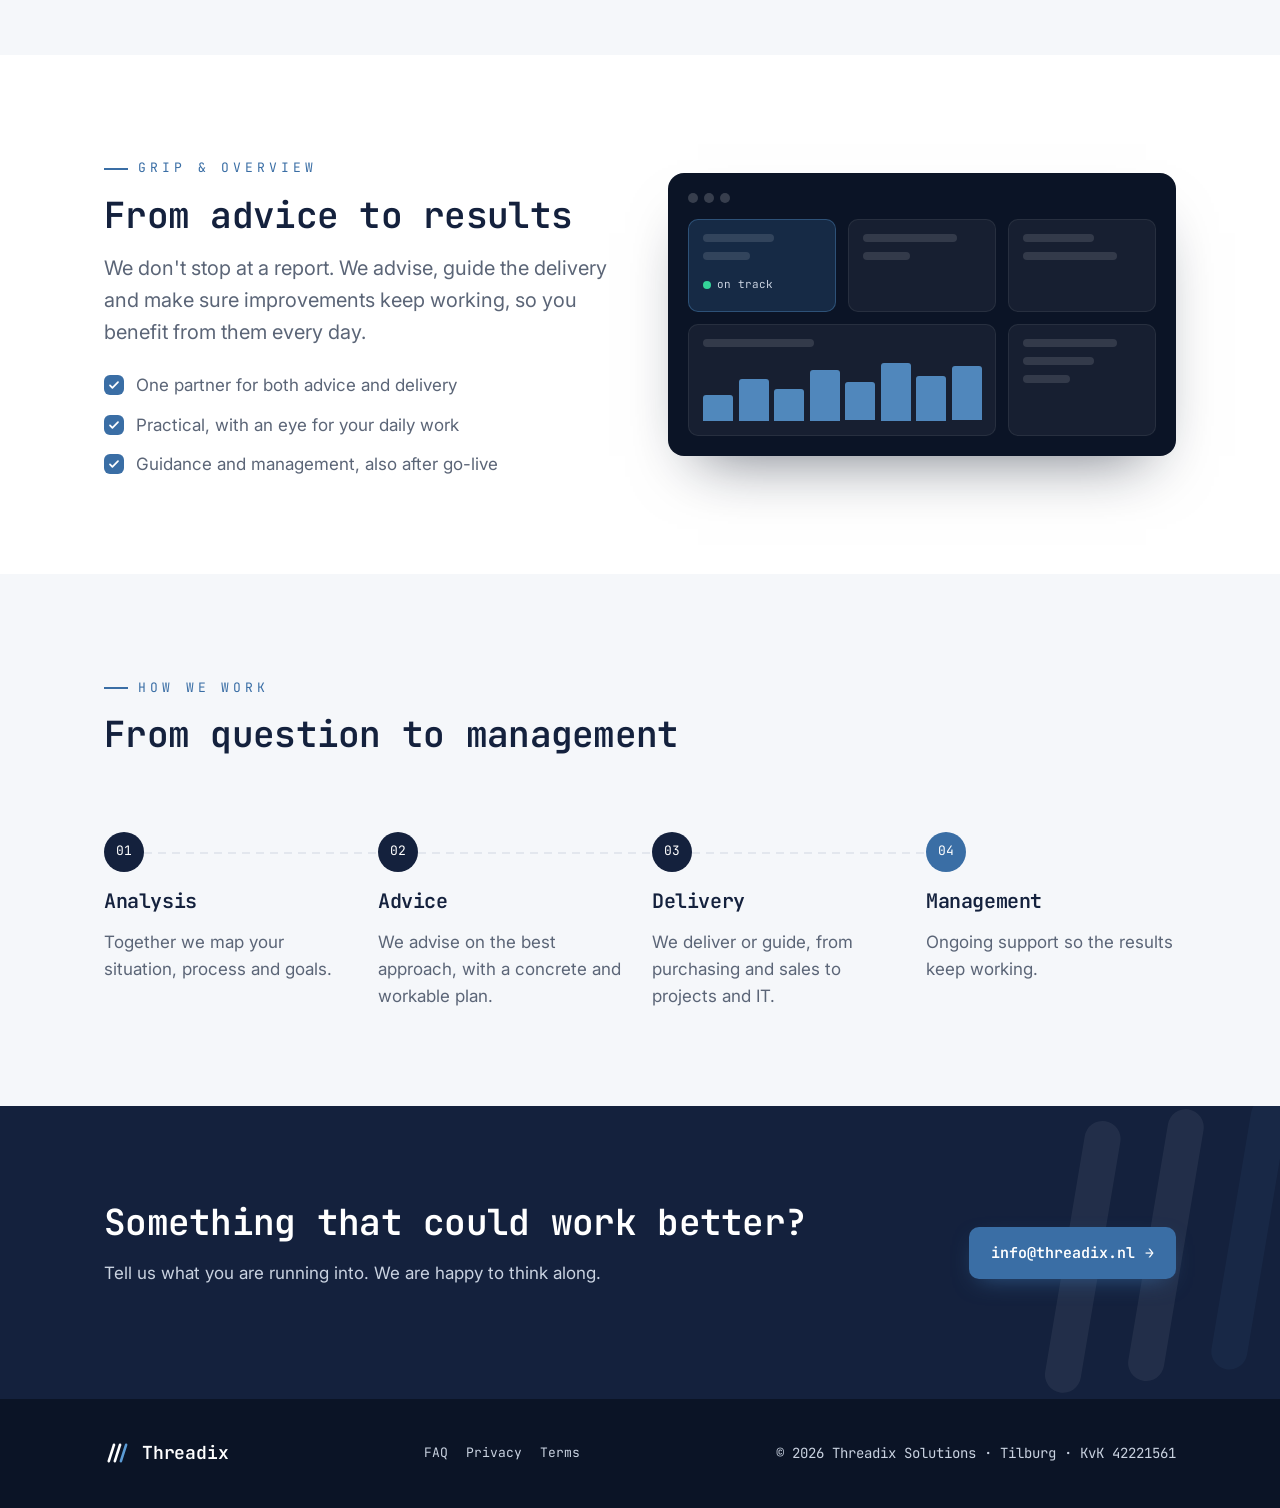
<file: en.html>
<!doctype html>
<html lang="en">
<head>
  <meta charset="utf-8">
  <meta name="viewport" content="width=device-width, initial-scale=1">
  <title>Threadix Solutions — Consulting for purchasing, sales, supply chain, IT and projects</title>
  <meta name="description" content="Threadix Solutions is a consultancy that advises and supports businesses on purchasing, sales, supply chain, IT, data and project management. Based in Tilburg, the Netherlands.">
  <meta property="og:title" content="Threadix Solutions — Consulting for businesses">
  <meta property="og:description" content="Consulting and delivery across purchasing, sales, supply chain, IT, data and project management. Based in Tilburg, the Netherlands.">
  <link rel="icon" href="favicon.svg" type="image/svg+xml">
  <link rel="stylesheet" href="style.css">
  <script src="site.js" defer></script>
</head>
<body>
  <header class="site-header">
    <div class="wrap">
      <a class="brand" href="en.html"><img src="mark-wit.svg" alt=""><span>Threadix</span></a>
      <nav class="nav" aria-label="Main menu">
        <a href="en.html" aria-current="page">Home</a>
        <a href="en-diensten.html">Services</a>
        <a href="en-over.html">About</a>
        <a href="en-contact.html">Contact</a>
        <a class="lang" href="index.html" hreflang="nl" lang="nl">NL</a>
      </nav>
    </div>
  </header>

  <main>
    <section class="hero">
      <svg class="threads-bg" viewBox="0 0 1440 720" preserveAspectRatio="none" aria-hidden="true">
        <path d="M-50 120 C 300 40, 600 240, 900 140 S 1300 60, 1500 160"/>
        <path d="M-50 200 C 320 120, 640 320, 940 220 S 1320 140, 1500 240"/>
        <path d="M-50 280 C 340 200, 680 400, 980 300 S 1340 220, 1500 320"/>
        <path d="M-50 360 C 360 280, 720 480, 1020 380 S 1360 300, 1500 400"/>
        <path d="M-50 440 C 380 360, 760 560, 1060 460 S 1380 380, 1500 480"/>
        <path d="M-50 520 C 400 440, 800 640, 1100 540 S 1400 460, 1500 560"/>
        <path d="M-50 600 C 420 520, 840 720, 1140 620 S 1420 540, 1500 640"/>
      </svg>
      <div class="wrap">
        <div class="hero-text">
          <p class="eyebrow">Threadix Solutions</p>
          <h1>Advice and delivery,<br><span class="accent">for your whole business.</span></h1>
          <p class="lead">Threadix is a consultancy that both thinks along and gets things done. From purchasing, sales and supply chain to IT, data and project management: from first advice to lasting results.</p>
          <div class="actions">
            <a class="btn btn-primary" href="en-contact.html">Get in touch <span class="arrow" aria-hidden="true">→</span></a>
            <a class="btn btn-ghost" href="en-diensten.html">See services</a>
          </div>
          <ul class="tags"><li>Consulting</li><li>Purchasing &amp; sales</li><li>Supply chain</li><li>IT &amp; data</li><li>Project management</li></ul>
        </div>
        <div class="hero-art">
          <svg viewBox="0 0 120 120" aria-hidden="true">
            <g class="draw" stroke-width="12" stroke-linecap="round">
              <line x1="22" y1="98" x2="46" y2="22" stroke="#FFFFFF" pathLength="100"/>
              <line x1="50" y1="98" x2="74" y2="22" stroke="#FFFFFF" pathLength="100"/>
              <line class="pulse" x1="78" y1="98" x2="102" y2="22" stroke="#5B9BD5" pathLength="100"/>
            </g>
          </svg>
        </div>
      </div>
    </section>

    <section class="soft">
      <div class="wrap">
        <div class="reveal">
          <p class="eyebrow">What we do</p>
          <h2>One point of contact, multiple disciplines</h2>
          <p class="lead">We connect advice and delivery across the areas that move your business forward, so separate efforts come together into one whole that works.</p>
        </div>
        <div class="grid">
          <div class="card reveal">
            <span class="num">01</span>
            <div class="icon"><svg width="22" height="22" viewBox="0 0 24 24" fill="none" stroke="currentColor" stroke-width="2" stroke-linecap="round" aria-hidden="true"><path d="M12 3v18M5 8l7-5 7 5M5 8v8l7 5 7-5V8"/></svg></div>
            <h3>Consulting &amp; advice</h3>
            <p>Thinking along about processes, organisation and strategic choices, with a plan you can actually carry out.</p>
          </div>
          <div class="card reveal">
            <span class="num">02</span>
            <div class="icon"><svg width="22" height="22" viewBox="0 0 24 24" fill="none" stroke="currentColor" stroke-width="2" stroke-linecap="round" aria-hidden="true"><circle cx="9" cy="20" r="1.5"/><circle cx="18" cy="20" r="1.5"/><path d="M2 3h3l2.2 11.2a2 2 0 0 0 2 1.6h7.6a2 2 0 0 0 2-1.6L22 7H6"/></svg></div>
            <h3>Purchasing, sales &amp; supply chain</h3>
            <p>Commercial and logistics work: suppliers, contracts, inventory and distribution.</p>
          </div>
          <div class="card reveal">
            <span class="num">03</span>
            <div class="icon"><svg width="22" height="22" viewBox="0 0 24 24" fill="none" stroke="currentColor" stroke-width="2" stroke-linecap="round" aria-hidden="true"><rect x="3" y="4" width="18" height="13" rx="2"/><path d="M8 21h8M12 17v4M7 13l3-3 3 2 4-4"/></svg></div>
            <h3>IT, data &amp; projects</h3>
            <p>Systems, dashboards and project management that keep delivery running and give you overview.</p>
          </div>
        </div>
      </div>
    </section>

    <section>
      <div class="wrap split">
        <div class="reveal">
          <p class="eyebrow">Grip &amp; overview</p>
          <h2>From advice to results</h2>
          <p class="lead">We don't stop at a report. We advise, guide the delivery and make sure improvements keep working, so you benefit from them every day.</p>
          <ul class="check">
            <li>One partner for both advice and delivery</li>
            <li>Practical, with an eye for your daily work</li>
            <li>Guidance and management, also after go-live</li>
          </ul>
        </div>
        <div class="screen reveal" aria-hidden="true">
          <div class="screen-bar"><span></span><span></span><span></span></div>
          <div class="screen-grid">
            <div class="tile accent-tile"><div class="bar w60"></div><div class="bar w40"></div><span class="status">on track</span></div>
            <div class="tile"><div class="bar w80"></div><div class="bar w40"></div></div>
            <div class="tile"><div class="bar w60"></div><div class="bar w80"></div></div>
            <div class="tile wide"><div class="bar w40"></div>
              <div class="spark"><i style="height:40%"></i><i style="height:65%;animation-delay:.1s"></i><i style="height:50%;animation-delay:.2s"></i><i style="height:80%;animation-delay:.3s"></i><i style="height:60%;animation-delay:.4s"></i><i style="height:90%;animation-delay:.5s"></i><i style="height:70%;animation-delay:.6s"></i><i style="height:85%;animation-delay:.7s"></i></div>
            </div>
            <div class="tile"><div class="bar w80"></div><div class="bar w60"></div><div class="bar w40"></div></div>
          </div>
        </div>
      </div>
    </section>

    <section class="soft">
      <div class="wrap">
        <div class="reveal"><p class="eyebrow">How we work</p><h2>From question to management</h2></div>
        <ol class="steps reveal">
          <li><h3>Analysis</h3><p>Together we map your situation, process and goals.</p></li>
          <li><h3>Advice</h3><p>We advise on the best approach, with a concrete and workable plan.</p></li>
          <li><h3>Delivery</h3><p>We deliver or guide, from purchasing and sales to projects and IT.</p></li>
          <li><h3>Management</h3><p>Ongoing support so the results keep working.</p></li>
        </ol>
      </div>
    </section>

    <section class="cta">
      <div class="wrap reveal">
        <div>
          <h2>Something that could work better?</h2>
          <p>Tell us what you are running into. We are happy to think along.</p>
        </div>
        <a class="btn btn-primary" href="mailto:info@threadix.nl">info@threadix.nl <span class="arrow" aria-hidden="true">→</span></a>
      </div>
    </section>
  </main>

  <footer class="site-footer">
    <div class="wrap">
      <a class="brand" href="en.html"><img src="mark-wit.svg" alt=""><span>Threadix</span></a>
      <div class="footer-links"><a href="en-faq.html">FAQ</a><a href="privacy.html">Privacy</a><a href="voorwaarden.html">Terms</a></div>
      <span class="mono">© 2026 Threadix Solutions · Tilburg · KvK 42221561</span>
    </div>
  </footer>
</body>
</html>
</file>
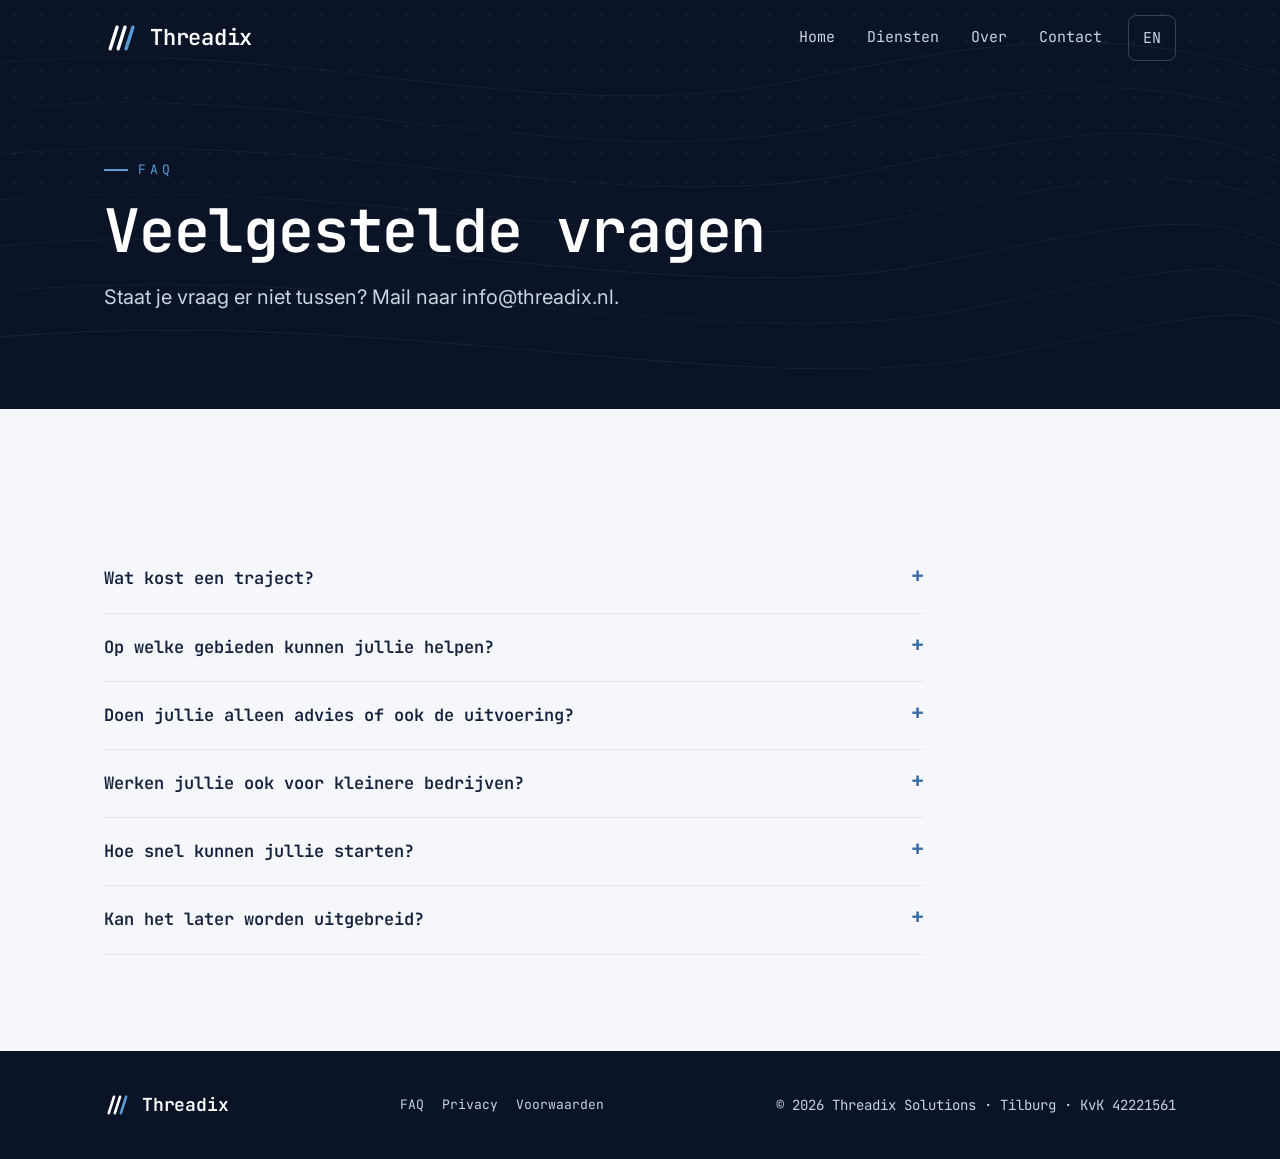
<file: faq.html>
<!doctype html>
<html lang="nl">
<head>
  <meta charset="utf-8">
  <meta name="viewport" content="width=device-width, initial-scale=1">
  <title>Veelgestelde vragen — Threadix Solutions</title>
  <meta name="description" content="Antwoorden op veelgestelde vragen over de consultancy en uitvoering van Threadix Solutions.">
  <meta property="og:title" content="Veelgestelde vragen — Threadix Solutions">
  <meta property="og:description" content="Antwoorden op veelgestelde vragen over de consultancy en uitvoering van Threadix Solutions.">
  <link rel="icon" href="favicon.svg" type="image/svg+xml">
  <link rel="stylesheet" href="style.css">
  <script src="site.js" defer></script>
</head>
<body>
  <header class="site-header">
    <div class="wrap">
      <a class="brand" href="index.html"><img src="mark-wit.svg" alt=""><span>Threadix</span></a>
      <nav class="nav" aria-label="Hoofdmenu">
        <a href="index.html">Home</a>
        <a href="diensten.html">Diensten</a>
        <a href="over.html">Over</a>
        <a href="contact.html">Contact</a>
        <a class="lang" href="en-faq.html" hreflang="en" lang="en">EN</a>
      </nav>
    </div>
  </header>

  <main>
    <section class="hero small">
      <svg class="threads-bg" viewBox="0 0 1440 720" preserveAspectRatio="none" aria-hidden="true">
        <path d="M-50 120 C 300 40, 600 240, 900 140 S 1300 60, 1500 160"/>
        <path d="M-50 200 C 320 120, 640 320, 940 220 S 1320 140, 1500 240"/>
        <path d="M-50 280 C 340 200, 680 400, 980 300 S 1340 220, 1500 320"/>
        <path d="M-50 360 C 360 280, 720 480, 1020 380 S 1360 300, 1500 400"/>
        <path d="M-50 440 C 380 360, 760 560, 1060 460 S 1380 380, 1500 480"/>
        <path d="M-50 520 C 400 440, 800 640, 1100 540 S 1400 460, 1500 560"/>
        <path d="M-50 600 C 420 520, 840 720, 1140 620 S 1420 540, 1500 640"/>
      </svg>
      <div class="wrap">
        <div class="hero-text">
          <p class="eyebrow">FAQ</p>
          <h1>Veelgestelde vragen</h1>
          <p class="lead">Staat je vraag er niet tussen? Mail naar info@threadix.nl.</p>
        </div>
      </div>
    </section>

    <section class="soft">
      <div class="wrap">
        <div class="faq reveal">
          <details><summary>Wat kost een traject?</summary><p>Afhankelijk van de opdracht werken we met een vaste prijs of een dagtarief. Voor doorlopende begeleiding of beheer spreken we een vast bedrag per maand af. Je krijgt altijd eerst een offerte.</p></details>
          <details><summary>Op welke gebieden kunnen jullie helpen?</summary><p>Consultancy en advies, inkoop en verkoop, supply chain en logistiek, IT en data, en projectmanagement en beheer. Vaak lopen die in elkaar over, en dat is juist de kracht.</p></details>
          <details><summary>Doen jullie alleen advies of ook de uitvoering?</summary><p>Allebei. We stoppen niet bij een rapport: we begeleiden de uitvoering en blijven desgewenst betrokken via beheer.</p></details>
          <details><summary>Werken jullie ook voor kleinere bedrijven?</summary><p>Ja. We stemmen de aanpak af op de omvang en de vraag, van een eenmalig advies tot langdurige begeleiding.</p></details>
          <details><summary>Hoe snel kunnen jullie starten?</summary><p>Dat bepalen we in overleg. Na een kennismaking maken we een voorstel met een realistische planning.</p></details>
          <details><summary>Kan het later worden uitgebreid?</summary><p>Ja. Extra trajecten, uren of koppelingen bieden we aan met een offerte vooraf.</p></details>
        </div>
      </div>
    </section>
  </main>

  <footer class="site-footer">
    <div class="wrap">
      <a class="brand" href="index.html"><img src="mark-wit.svg" alt=""><span>Threadix</span></a>
      <div class="footer-links"><a href="faq.html">FAQ</a><a href="privacy.html">Privacy</a><a href="voorwaarden.html">Voorwaarden</a></div>
      <span class="mono">© 2026 Threadix Solutions · Tilburg · KvK 42221561</span>
    </div>
  </footer>
</body>
</html>
</file>
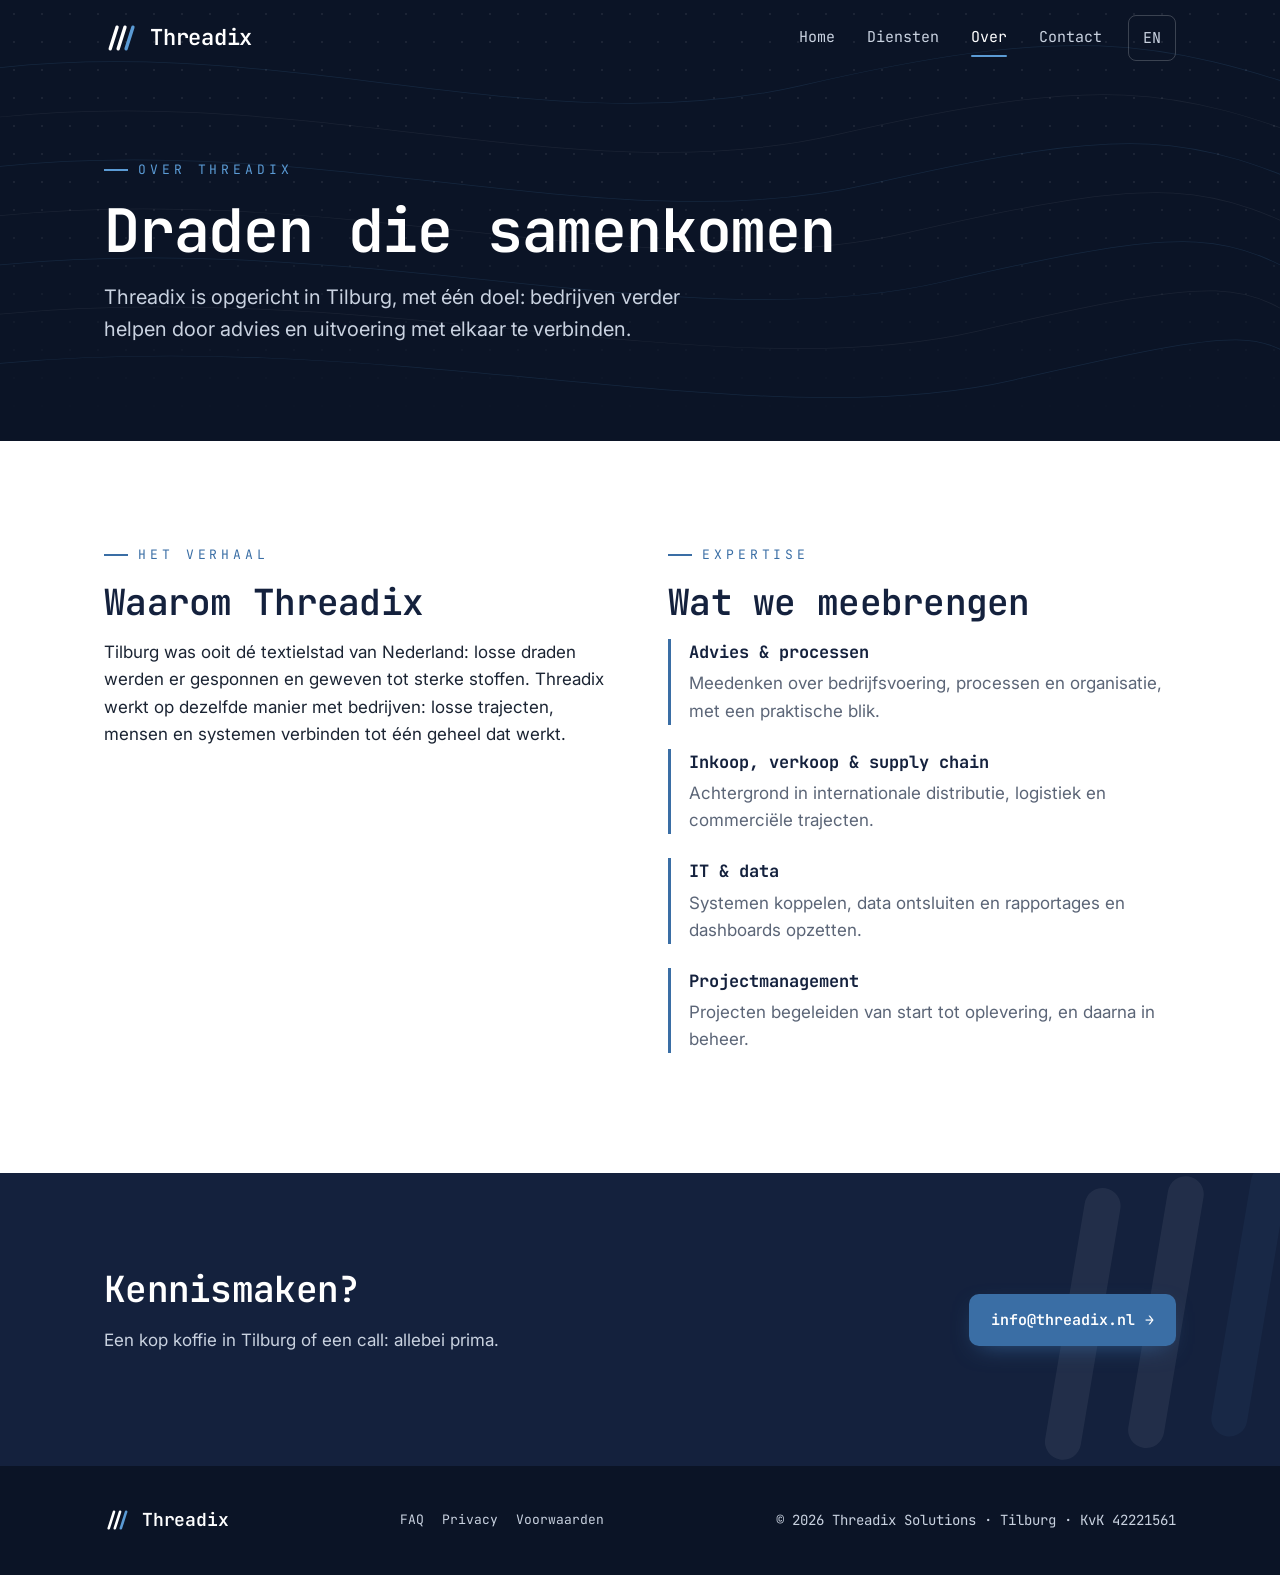
<file: over.html>
<!doctype html>
<html lang="nl">
<head>
  <meta charset="utf-8">
  <meta name="viewport" content="width=device-width, initial-scale=1">
  <title>Over Threadix — Threadix Solutions</title>
  <meta name="description" content="Threadix Solutions is een consultancybureau in Tilburg. Advies en uitvoering voor inkoop, verkoop, supply chain, IT en projecten.">
  <meta property="og:title" content="Over Threadix — Threadix Solutions">
  <meta property="og:description" content="Threadix Solutions is een consultancybureau in Tilburg. Advies en uitvoering voor inkoop, verkoop, supply chain, IT en projecten.">
  <link rel="icon" href="favicon.svg" type="image/svg+xml">
  <link rel="stylesheet" href="style.css">
  <script src="site.js" defer></script>
</head>
<body>
  <header class="site-header">
    <div class="wrap">
      <a class="brand" href="index.html"><img src="mark-wit.svg" alt=""><span>Threadix</span></a>
      <nav class="nav" aria-label="Hoofdmenu">
        <a href="index.html">Home</a>
        <a href="diensten.html">Diensten</a>
        <a href="over.html" aria-current="page">Over</a>
        <a href="contact.html">Contact</a>
        <a class="lang" href="en-over.html" hreflang="en" lang="en">EN</a>
      </nav>
    </div>
  </header>

  <main>
    <section class="hero small">
      <svg class="threads-bg" viewBox="0 0 1440 720" preserveAspectRatio="none" aria-hidden="true">
        <path d="M-50 120 C 300 40, 600 240, 900 140 S 1300 60, 1500 160"/>
        <path d="M-50 200 C 320 120, 640 320, 940 220 S 1320 140, 1500 240"/>
        <path d="M-50 280 C 340 200, 680 400, 980 300 S 1340 220, 1500 320"/>
        <path d="M-50 360 C 360 280, 720 480, 1020 380 S 1360 300, 1500 400"/>
        <path d="M-50 440 C 380 360, 760 560, 1060 460 S 1380 380, 1500 480"/>
        <path d="M-50 520 C 400 440, 800 640, 1100 540 S 1400 460, 1500 560"/>
        <path d="M-50 600 C 420 520, 840 720, 1140 620 S 1420 540, 1500 640"/>
      </svg>
      <div class="wrap">
        <div class="hero-text">
          <p class="eyebrow">Over Threadix</p>
          <h1>Draden die samenkomen</h1>
          <p class="lead">Threadix is opgericht in Tilburg, met één doel: bedrijven verder helpen door advies en uitvoering met elkaar te verbinden.</p>
        </div>
      </div>
    </section>

    <section>
      <div class="wrap about-grid">
        <div class="reveal">
          <p class="eyebrow">Het verhaal</p>
          <h2>Waarom Threadix</h2>
          <p>Tilburg was ooit dé textielstad van Nederland: losse draden werden er gesponnen en geweven tot sterke stoffen. Threadix werkt op dezelfde manier met bedrijven: losse trajecten, mensen en systemen verbinden tot één geheel dat werkt.</p>
        </div>
        <div class="reveal">
          <p class="eyebrow">Expertise</p>
          <h2>Wat we meebrengen</h2>
          <div class="fact"><strong>Advies &amp; processen</strong><span>Meedenken over bedrijfsvoering, processen en organisatie, met een praktische blik.</span></div>
          <div class="fact"><strong>Inkoop, verkoop &amp; supply chain</strong><span>Achtergrond in internationale distributie, logistiek en commerciële trajecten.</span></div>
          <div class="fact"><strong>IT &amp; data</strong><span>Systemen koppelen, data ontsluiten en rapportages en dashboards opzetten.</span></div>
          <div class="fact"><strong>Projectmanagement</strong><span>Projecten begeleiden van start tot oplevering, en daarna in beheer.</span></div>
        </div>
      </div>
    </section>

    <section class="cta">
      <div class="wrap reveal">
        <div>
          <h2>Kennismaken?</h2>
          <p>Een kop koffie in Tilburg of een call: allebei prima.</p>
        </div>
        <a class="btn btn-primary" href="mailto:info@threadix.nl">info@threadix.nl <span class="arrow" aria-hidden="true">→</span></a>
      </div>
    </section>
  </main>

  <footer class="site-footer">
    <div class="wrap">
      <a class="brand" href="index.html"><img src="mark-wit.svg" alt=""><span>Threadix</span></a>
      <div class="footer-links"><a href="faq.html">FAQ</a><a href="privacy.html">Privacy</a><a href="voorwaarden.html">Voorwaarden</a></div>
      <span class="mono">© 2026 Threadix Solutions · Tilburg · KvK 42221561</span>
    </div>
  </footer>
</body>
</html>
</file>
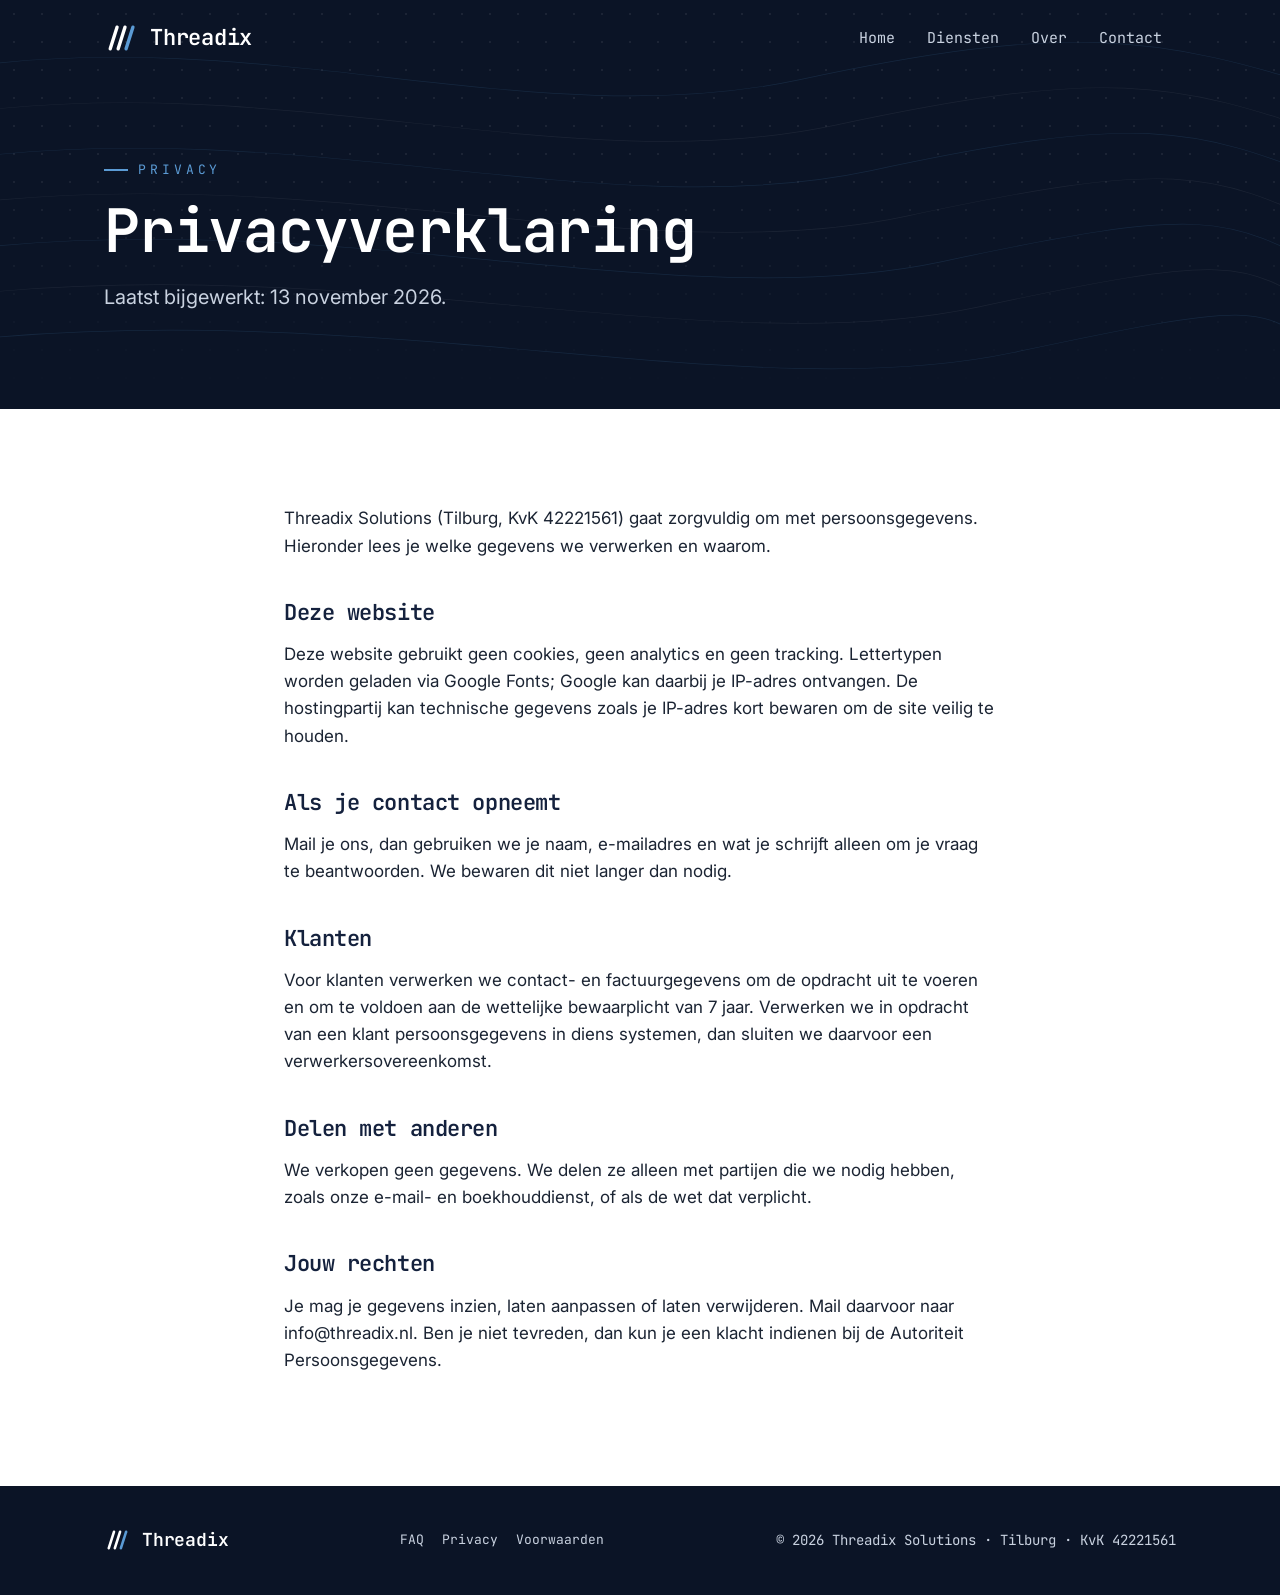
<file: privacy.html>
<!doctype html>
<html lang="nl">
<head>
  <meta charset="utf-8">
  <meta name="viewport" content="width=device-width, initial-scale=1">
  <title>Privacyverklaring – Threadix Solutions</title>
  <meta name="description" content="Privacyverklaring van Threadix Solutions.">
  <meta property="og:title" content="Privacyverklaring – Threadix Solutions">
  <meta property="og:description" content="Privacyverklaring van Threadix Solutions.">
  <link rel="icon" href="favicon.svg" type="image/svg+xml">
  <link rel="stylesheet" href="style.css">
  <script src="site.js" defer></script>
</head>
<body>
  <header class="site-header">
    <div class="wrap">
      <a class="brand" href="index.html"><img src="mark-wit.svg" alt=""><span>Threadix</span></a>
      <nav class="nav" aria-label="Hoofdmenu">
        <a href="index.html">Home</a>
        <a href="diensten.html">Diensten</a>
        <a href="over.html">Over</a>
        <a href="contact.html">Contact</a>
        
      </nav>
    </div>
  </header>

  <main>
    <section class="hero small">
      <svg class="threads-bg" viewBox="0 0 1440 720" preserveAspectRatio="none" aria-hidden="true">
        <path d="M-50 120 C 300 40, 600 240, 900 140 S 1300 60, 1500 160"/>
        <path d="M-50 200 C 320 120, 640 320, 940 220 S 1320 140, 1500 240"/>
        <path d="M-50 280 C 340 200, 680 400, 980 300 S 1340 220, 1500 320"/>
        <path d="M-50 360 C 360 280, 720 480, 1020 380 S 1360 300, 1500 400"/>
        <path d="M-50 440 C 380 360, 760 560, 1060 460 S 1380 380, 1500 480"/>
        <path d="M-50 520 C 400 440, 800 640, 1100 540 S 1400 460, 1500 560"/>
        <path d="M-50 600 C 420 520, 840 720, 1140 620 S 1420 540, 1500 640"/>
      </svg>
      <div class="wrap">
        <div class="hero-text">
          <p class="eyebrow">Privacy</p>
          <h1>Privacyverklaring</h1>
          <p class="lead">Laatst bijgewerkt: 13 november 2026.</p>
          
        </div>
        
      </div>
    </section>

    <section>
      <div class="wrap prose">
        <p>Threadix Solutions (Tilburg, KvK 42221561) gaat zorgvuldig om met persoonsgegevens. Hieronder lees je welke gegevens we verwerken en waarom.</p>
        <h2>Deze website</h2>
        <p>Deze website gebruikt geen cookies, geen analytics en geen tracking. Lettertypen worden geladen via Google Fonts; Google kan daarbij je IP-adres ontvangen. De hostingpartij kan technische gegevens zoals je IP-adres kort bewaren om de site veilig te houden.</p>
        <h2>Als je contact opneemt</h2>
        <p>Mail je ons, dan gebruiken we je naam, e-mailadres en wat je schrijft alleen om je vraag te beantwoorden. We bewaren dit niet langer dan nodig.</p>
        <h2>Klanten</h2>
        <p>Voor klanten verwerken we contact- en factuurgegevens om de opdracht uit te voeren en om te voldoen aan de wettelijke bewaarplicht van 7 jaar. Verwerken we in opdracht van een klant persoonsgegevens in diens systemen, dan sluiten we daarvoor een verwerkersovereenkomst.</p>
        <h2>Delen met anderen</h2>
        <p>We verkopen geen gegevens. We delen ze alleen met partijen die we nodig hebben, zoals onze e-mail- en boekhouddienst, of als de wet dat verplicht.</p>
        <h2>Jouw rechten</h2>
        <p>Je mag je gegevens inzien, laten aanpassen of laten verwijderen. Mail daarvoor naar info@threadix.nl. Ben je niet tevreden, dan kun je een klacht indienen bij de Autoriteit Persoonsgegevens.</p>
      </div>
    </section>
  </main>

  <footer class="site-footer">
    <div class="wrap">
      <a class="brand" href="index.html"><img src="mark-wit.svg" alt=""><span>Threadix</span></a>
      <div class="footer-links"><a href="faq.html">FAQ</a><a href="privacy.html">Privacy</a><a href="voorwaarden.html">Voorwaarden</a></div>
      <span class="mono">© 2026 Threadix Solutions · Tilburg · KvK 42221561</span>
    </div>
  </footer>
</body>
</html>
</file>
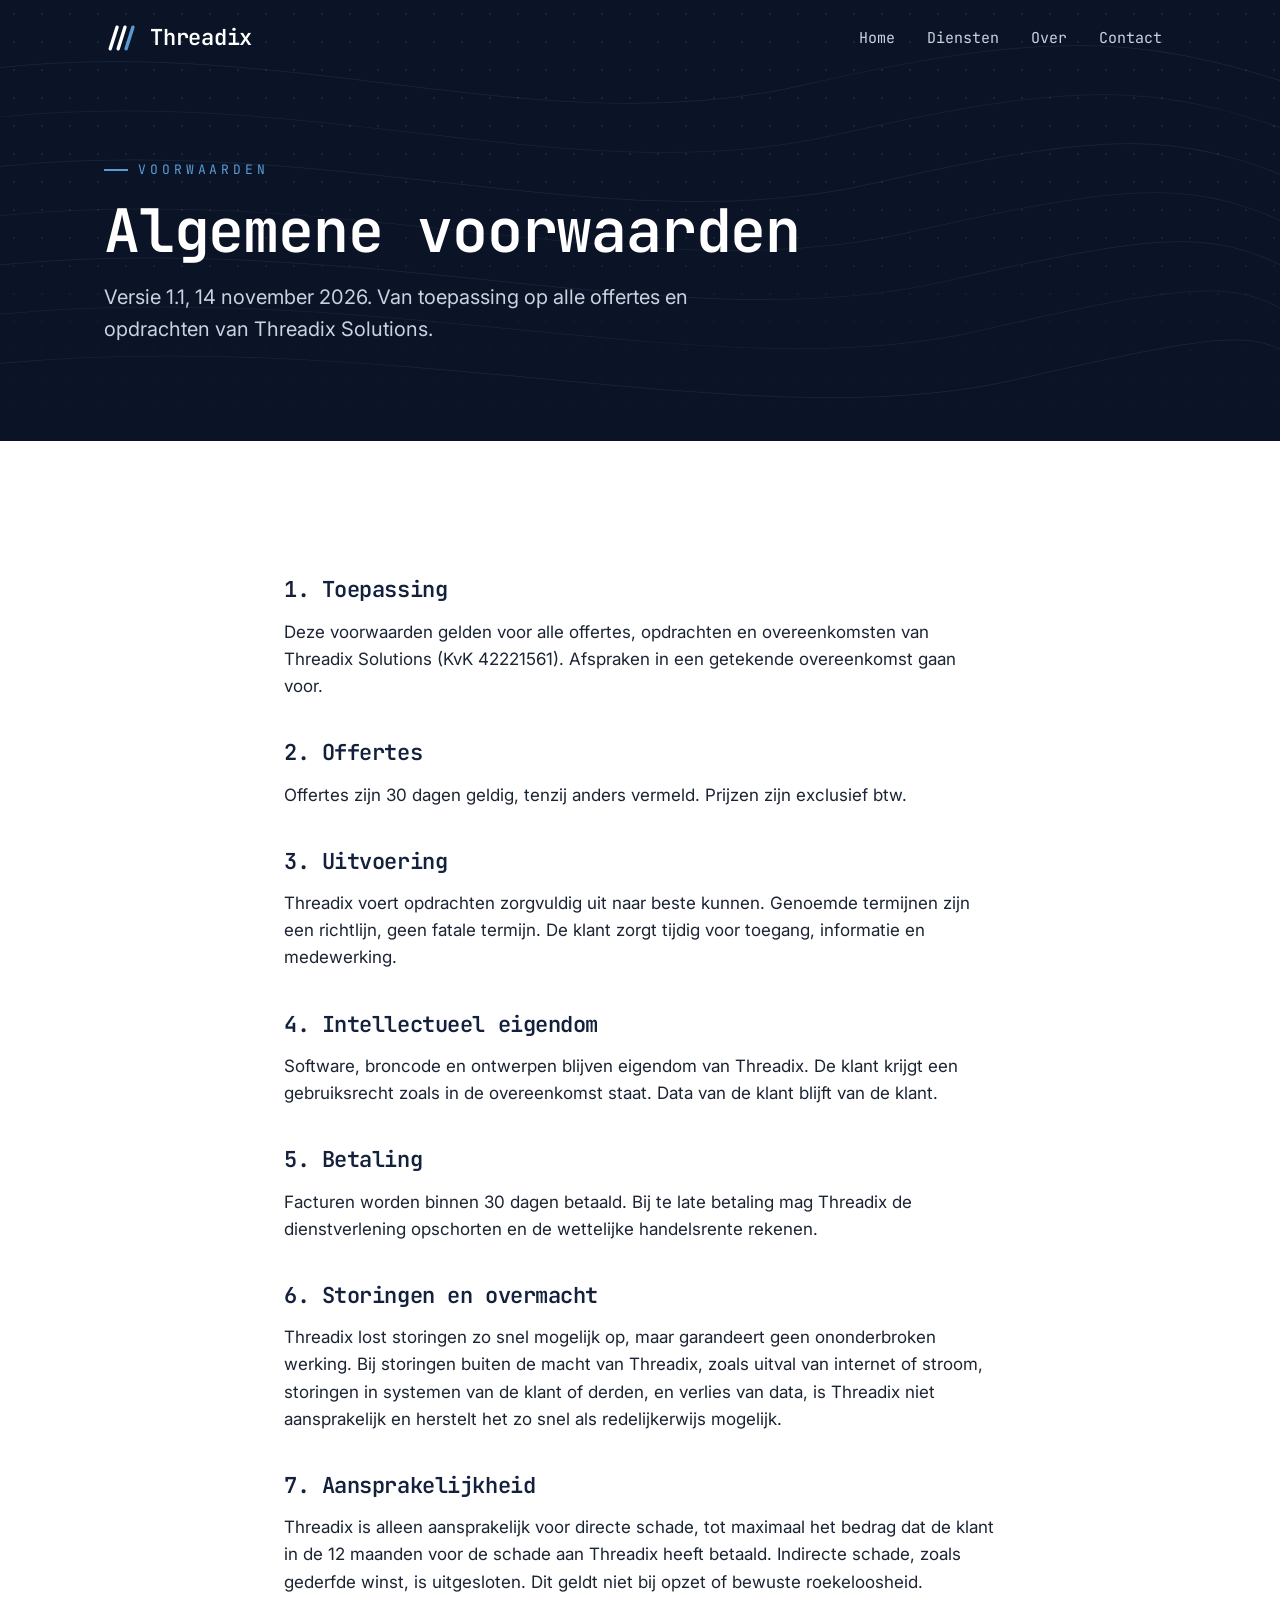
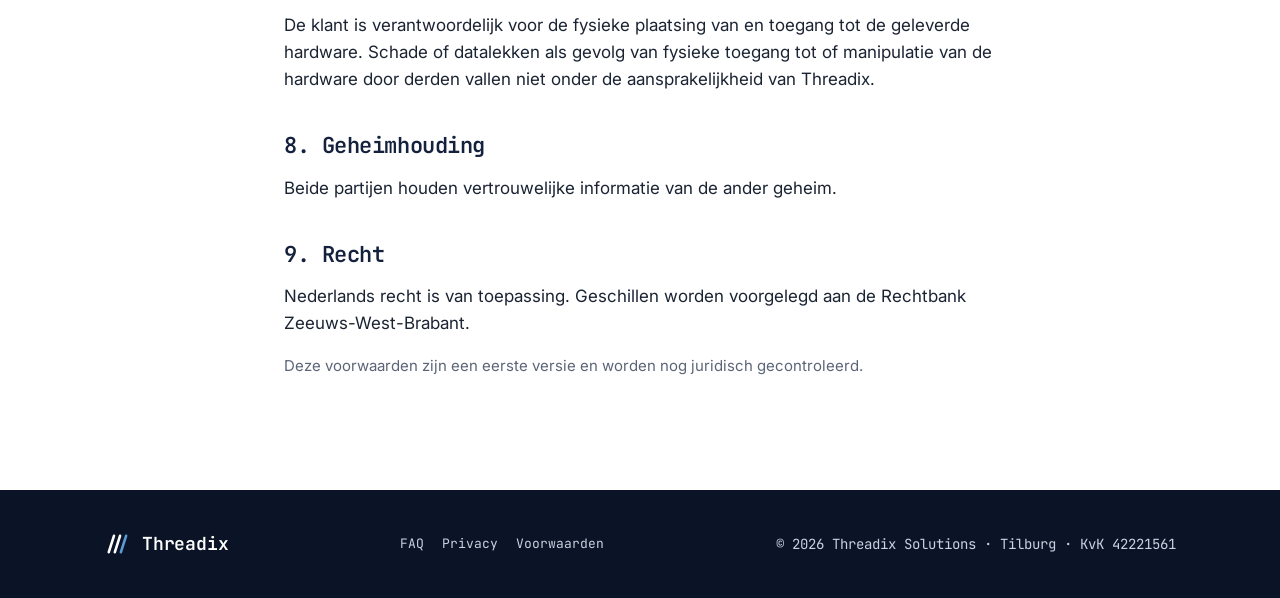
<file: voorwaarden.html>
<!doctype html>
<html lang="nl">
<head>
  <meta charset="utf-8">
  <meta name="viewport" content="width=device-width, initial-scale=1">
  <title>Algemene voorwaarden – Threadix Solutions</title>
  <meta name="description" content="Algemene voorwaarden van Threadix Solutions.">
  <meta property="og:title" content="Algemene voorwaarden – Threadix Solutions">
  <meta property="og:description" content="Algemene voorwaarden van Threadix Solutions.">
  <link rel="icon" href="favicon.svg" type="image/svg+xml">
  <link rel="stylesheet" href="style.css">
  <script src="site.js" defer></script>
</head>
<body>
  <header class="site-header">
    <div class="wrap">
      <a class="brand" href="index.html"><img src="mark-wit.svg" alt=""><span>Threadix</span></a>
      <nav class="nav" aria-label="Hoofdmenu">
        <a href="index.html">Home</a>
        <a href="diensten.html">Diensten</a>
        <a href="over.html">Over</a>
        <a href="contact.html">Contact</a>
        
      </nav>
    </div>
  </header>

  <main>
    <section class="hero small">
      <svg class="threads-bg" viewBox="0 0 1440 720" preserveAspectRatio="none" aria-hidden="true">
        <path d="M-50 120 C 300 40, 600 240, 900 140 S 1300 60, 1500 160"/>
        <path d="M-50 200 C 320 120, 640 320, 940 220 S 1320 140, 1500 240"/>
        <path d="M-50 280 C 340 200, 680 400, 980 300 S 1340 220, 1500 320"/>
        <path d="M-50 360 C 360 280, 720 480, 1020 380 S 1360 300, 1500 400"/>
        <path d="M-50 440 C 380 360, 760 560, 1060 460 S 1380 380, 1500 480"/>
        <path d="M-50 520 C 400 440, 800 640, 1100 540 S 1400 460, 1500 560"/>
        <path d="M-50 600 C 420 520, 840 720, 1140 620 S 1420 540, 1500 640"/>
      </svg>
      <div class="wrap">
        <div class="hero-text">
          <p class="eyebrow">Voorwaarden</p>
          <h1>Algemene voorwaarden</h1>
          <p class="lead">Versie 1.1, 14 november 2026. Van toepassing op alle offertes en opdrachten van Threadix Solutions.</p>
          
        </div>
        
      </div>
    </section>

    <section>
      <div class="wrap prose">
        <h2>1. Toepassing</h2>
        <p>Deze voorwaarden gelden voor alle offertes, opdrachten en overeenkomsten van Threadix Solutions (KvK 42221561). Afspraken in een getekende overeenkomst gaan voor.</p>
        <h2>2. Offertes</h2>
        <p>Offertes zijn 30 dagen geldig, tenzij anders vermeld. Prijzen zijn exclusief btw.</p>
        <h2>3. Uitvoering</h2>
        <p>Threadix voert opdrachten zorgvuldig uit naar beste kunnen. Genoemde termijnen zijn een richtlijn, geen fatale termijn. De klant zorgt tijdig voor toegang, informatie en medewerking.</p>
        <h2>4. Intellectueel eigendom</h2>
        <p>Software, broncode en ontwerpen blijven eigendom van Threadix. De klant krijgt een gebruiksrecht zoals in de overeenkomst staat. Data van de klant blijft van de klant.</p>
        <h2>5. Betaling</h2>
        <p>Facturen worden binnen 30 dagen betaald. Bij te late betaling mag Threadix de dienstverlening opschorten en de wettelijke handelsrente rekenen.</p>
        <h2>6. Storingen en overmacht</h2>
        <p>Threadix lost storingen zo snel mogelijk op, maar garandeert geen ononderbroken werking. Bij storingen buiten de macht van Threadix, zoals uitval van internet of stroom, storingen in systemen van de klant of derden, en verlies van data, is Threadix niet aansprakelijk en herstelt het zo snel als redelijkerwijs mogelijk.</p>
        <h2>7. Aansprakelijkheid</h2>
        <p>Threadix is alleen aansprakelijk voor directe schade, tot maximaal het bedrag dat de klant in de 12 maanden voor de schade aan Threadix heeft betaald. Indirecte schade, zoals gederfde winst, is uitgesloten. Dit geldt niet bij opzet of bewuste roekeloosheid.</p>
        <p>De klant is verantwoordelijk voor de fysieke plaatsing van en toegang tot de geleverde hardware. Schade of datalekken als gevolg van fysieke toegang tot of manipulatie van de hardware door derden vallen niet onder de aansprakelijkheid van Threadix.</p>
        <h2>8. Geheimhouding</h2>
        <p>Beide partijen houden vertrouwelijke informatie van de ander geheim.</p>
        <h2>9. Recht</h2>
        <p>Nederlands recht is van toepassing. Geschillen worden voorgelegd aan de Rechtbank Zeeuws-West-Brabant.</p>
        <p class="muted">Deze voorwaarden zijn een eerste versie en worden nog juridisch gecontroleerd.</p>
      </div>
    </section>
  </main>

  <footer class="site-footer">
    <div class="wrap">
      <a class="brand" href="index.html"><img src="mark-wit.svg" alt=""><span>Threadix</span></a>
      <div class="footer-links"><a href="faq.html">FAQ</a><a href="privacy.html">Privacy</a><a href="voorwaarden.html">Voorwaarden</a></div>
      <span class="mono">© 2026 Threadix Solutions · Tilburg · KvK 42221561</span>
    </div>
  </footer>
</body>
</html>
</file>
<file: style.css>
@import url('https://fonts.googleapis.com/css2?family=Inter:wght@400;500&family=JetBrains+Mono:wght@500;600&display=swap');

:root {
  --navy: #14213D;
  --navy-deep: #0B1426;
  --steel: #3A6EA5;
  --steel-light: #5B9BD5;
  --ink: #1B2433;
  --muted: #5B6577;
  --line: #E3E7EE;
  --bg: #FFFFFF;
  --bg-soft: #F5F7FA;
  --on-dark: #C9D2E0;
  --mono: 'JetBrains Mono', ui-monospace, monospace;
  --sans: 'Inter', system-ui, sans-serif;
}

* { box-sizing: border-box; }
html { scroll-behavior: smooth; }
body { margin: 0; font-family: var(--sans); color: var(--ink); background: var(--bg); line-height: 1.6; font-size: 17px; }
img { max-width: 100%; display: block; }
a { color: var(--steel); }
a:hover { color: var(--navy); }
.wrap { max-width: 1120px; margin: 0 auto; padding: 0 24px; position: relative; }

/* Header */
.site-header { position: fixed; inset: 0 0 auto 0; z-index: 20; transition: background .3s, border-color .3s; border-bottom: 1px solid transparent; }
.site-header.scrolled { background: rgba(11, 20, 38, .82); backdrop-filter: blur(12px); -webkit-backdrop-filter: blur(12px); border-bottom-color: rgba(255,255,255,.08); }
.site-header .wrap { display: flex; align-items: center; justify-content: space-between; gap: 24px; min-height: 76px; flex-wrap: wrap; }
.brand { display: flex; align-items: center; gap: 12px; text-decoration: none; color: #fff; }
.brand img { width: 34px; height: 34px; }
.brand span { font-family: var(--mono); font-weight: 600; font-size: 22px; letter-spacing: -0.01em; }
.nav { display: flex; gap: 4px; flex-wrap: wrap; }
.nav a { font-family: var(--mono); font-size: 15px; text-decoration: none; color: var(--on-dark); padding: 10px 14px; border-radius: 8px; position: relative; }
.nav a:hover { color: #fff; background: rgba(255,255,255,.06); }
.nav a[aria-current="page"] { color: #fff; }
.nav a[aria-current="page"]::after { content: ""; position: absolute; left: 14px; right: 14px; bottom: 4px; height: 2px; background: var(--steel-light); border-radius: 2px; }

/* Type */
h1, h2, h3 { font-family: var(--mono); color: var(--navy); line-height: 1.15; letter-spacing: -0.02em; margin: 0 0 16px; }
h1 { font-size: clamp(36px, 5.4vw, 60px); font-weight: 600; }
h2 { font-size: clamp(26px, 3.2vw, 36px); font-weight: 600; }
h3 { font-size: 20px; font-weight: 600; }
p { margin: 0 0 16px; }
.lead { font-size: 20px; color: var(--muted); max-width: 640px; }
.eyebrow { font-family: var(--mono); font-size: 13px; letter-spacing: 0.3em; text-transform: uppercase; color: var(--steel); margin-bottom: 16px; display: inline-flex; align-items: center; gap: 10px; }
.eyebrow::before { content: ""; width: 24px; height: 2px; background: currentColor; }
.accent { color: var(--steel-light); }

/* Sections */
section { padding: 96px 0; position: relative; }
.soft { background: var(--bg-soft); }

/* Dark hero */
.hero { background: var(--navy-deep); color: #fff; padding: 168px 0 112px; overflow: hidden; isolation: isolate; }
.hero::before { content: ""; position: absolute; inset: 0; background-image: radial-gradient(rgba(255,255,255,.07) 1px, transparent 1px); background-size: 28px 28px; z-index: -2; mask-image: linear-gradient(to bottom, #000 40%, transparent); -webkit-mask-image: linear-gradient(to bottom, #000 40%, transparent); }
.hero h1 { color: #fff; }
.hero .lead { color: var(--on-dark); }
.hero .eyebrow { color: var(--steel-light); }
.hero .wrap { display: flex; align-items: center; justify-content: space-between; gap: 48px; flex-wrap: wrap; }
.hero-text { flex: 1 1 520px; }
.hero-art { flex: 0 0 340px; width: 340px; }
.hero-art svg { width: 100%; height: auto; display: block; }
.hero.small { padding: 152px 0 80px; }

.threads-bg { position: absolute; inset: 0; width: 100%; height: 100%; z-index: -1; opacity: .9; }
.threads-bg path { fill: none; stroke: rgba(91,155,213,.16); stroke-width: 1.2; animation: drift 14s ease-in-out infinite alternate; }
.threads-bg path:nth-child(2n) { animation-duration: 18s; stroke: rgba(255,255,255,.07); }
.threads-bg path:nth-child(3n) { animation-duration: 22s; }
@keyframes drift { from { transform: translateY(-14px); } to { transform: translateY(14px); } }

.draw line { stroke-dasharray: 100; stroke-dashoffset: 100; animation: draw 1.2s cubic-bezier(.6,.1,.2,1) forwards; }
.draw line:nth-child(2) { animation-delay: .25s; }
.draw line:nth-child(3) { animation-delay: .5s; }
@keyframes draw { to { stroke-dashoffset: 0; } }
.pulse { animation: pulse 3.2s ease-in-out 1.8s infinite; transform-origin: center; }
@keyframes pulse { 0%,100% { opacity: 1; } 50% { opacity: .55; } }

/* Buttons */
.btn { display: inline-flex; align-items: center; gap: 10px; font-family: var(--mono); font-size: 15px; font-weight: 600; text-decoration: none; padding: 14px 22px; border-radius: 10px; min-height: 48px; transition: transform .2s, background .2s, border-color .2s, box-shadow .2s; }
.btn .arrow { transition: transform .2s; }
.btn:hover .arrow { transform: translateX(4px); }
.btn-primary { background: var(--steel); color: #fff; box-shadow: 0 8px 24px -10px rgba(58,110,165,.8); }
.btn-primary:hover { background: #2F5C8C; color: #fff; transform: translateY(-1px); }
.btn-ghost { color: #fff; border: 1px solid rgba(255,255,255,.22); }
.btn-ghost:hover { border-color: #fff; color: #fff; }
.btn-dark { background: var(--navy); color: #fff; }
.btn-dark:hover { background: var(--navy-deep); color: #fff; }
.actions { display: flex; gap: 12px; flex-wrap: wrap; margin-top: 36px; }

/* Tag strip */
.tags { display: flex; gap: 10px; flex-wrap: wrap; margin-top: 40px; padding: 0; list-style: none; }
.tags li { font-family: var(--mono); font-size: 13px; color: var(--on-dark); border: 1px solid rgba(255,255,255,.14); border-radius: 999px; padding: 6px 14px; }

/* Grid + cards */
.grid { display: grid; grid-template-columns: repeat(auto-fit, minmax(260px, 1fr)); gap: 24px; margin-top: 48px; }
.card { background: #fff; border: 1px solid var(--line); border-radius: 14px; padding: 32px 28px; position: relative; overflow: hidden; transition: transform .25s, box-shadow .25s, border-color .25s; }
.card::before { content: ""; position: absolute; left: 0; top: 0; height: 3px; width: 0; background: linear-gradient(90deg, var(--navy), var(--steel-light)); transition: width .4s; }
.card:hover { transform: translateY(-4px); box-shadow: 0 20px 40px -24px rgba(20,33,61,.35); border-color: #CFD6E2; }
.card:hover::before { width: 100%; }
.card p { color: var(--muted); margin: 0; }
.card .icon { width: 44px; height: 44px; border-radius: 10px; background: var(--bg-soft); display: grid; place-items: center; margin-bottom: 20px; color: var(--steel); }
.card .num { font-family: var(--mono); font-size: 13px; color: var(--steel); position: absolute; right: 24px; top: 28px; }

/* Split feature */
.split { display: flex; gap: 56px; align-items: center; flex-wrap: wrap; }
.split > * { flex: 1 1 420px; min-width: 0; }
.screen { background: var(--navy-deep); border-radius: 16px; padding: 20px; box-shadow: 0 30px 60px -30px rgba(11,20,38,.6); }
.screen-bar { display: flex; gap: 6px; margin-bottom: 16px; }
.screen-bar span { width: 10px; height: 10px; border-radius: 50%; background: rgba(255,255,255,.18); }
.screen-grid { display: grid; grid-template-columns: repeat(3, minmax(0, 1fr)); gap: 12px; }
.tile { background: rgba(255,255,255,.05); border: 1px solid rgba(255,255,255,.07); border-radius: 10px; padding: 14px; min-height: 84px; }
.tile .bar { height: 8px; border-radius: 4px; background: rgba(255,255,255,.12); margin-bottom: 10px; }
.tile .bar.w60 { width: 60%; } .tile .bar.w40 { width: 40%; } .tile .bar.w80 { width: 80%; }
.tile.wide { grid-column: span 2; }
.tile.accent-tile { background: rgba(58,110,165,.25); border-color: rgba(91,155,213,.35); }
.spark { display: flex; align-items: flex-end; gap: 6px; height: 64px; margin-top: 8px; }
.spark i { flex: 1; background: var(--steel-light); border-radius: 3px 3px 0 0; opacity: .85; animation: grow 1.4s ease-out both; transform-origin: bottom; }
@keyframes grow { from { transform: scaleY(0); } to { transform: scaleY(1); } }
.status { display: inline-flex; align-items: center; gap: 6px; font-family: var(--mono); font-size: 11px; color: var(--on-dark); }
.status::before { content: ""; width: 8px; height: 8px; border-radius: 50%; background: #34D399; box-shadow: 0 0 0 0 rgba(52,211,153,.6); animation: ping 2s infinite; }
@keyframes ping { 0% { box-shadow: 0 0 0 0 rgba(52,211,153,.6); } 100% { box-shadow: 0 0 0 10px rgba(52,211,153,0); } }
.check { list-style: none; padding: 0; margin: 24px 0 0; display: grid; gap: 12px; }
.check li { display: flex; gap: 12px; align-items: flex-start; color: var(--muted); }
.check li::before { content: ""; flex: 0 0 20px; height: 20px; margin-top: 3px; border-radius: 6px; background: var(--steel) url("data:image/svg+xml,%3Csvg xmlns='http://www.w3.org/2000/svg' viewBox='0 0 20 20'%3E%3Cpath d='M5 10.5l3 3 7-7' fill='none' stroke='white' stroke-width='2.2' stroke-linecap='round' stroke-linejoin='round'/%3E%3C/svg%3E") center/16px no-repeat; }

/* Steps */
.steps { list-style: none; padding: 0; margin: 48px 0 0; display: grid; grid-template-columns: repeat(auto-fit, minmax(220px, 1fr)); gap: 24px; counter-reset: s; position: relative; }
.steps li { padding-top: 28px; counter-increment: s; position: relative; }
.steps li::before { content: "0" counter(s); font-family: var(--mono); font-size: 13px; color: #fff; background: var(--navy); width: 40px; height: 40px; border-radius: 50%; display: grid; place-items: center; margin-bottom: 18px; position: relative; z-index: 1; }
.steps li::after { content: ""; position: absolute; top: 48px; left: 40px; right: -24px; height: 2px; background: repeating-linear-gradient(90deg, var(--line) 0 8px, transparent 8px 14px); }
.steps li:last-child::after { display: none; }
.steps li:last-child::before { background: var(--steel); }
.steps p { color: var(--muted); margin: 0; }

/* Service blocks */
.service { display: flex; gap: 48px; flex-wrap: wrap; padding: 48px 0; border-top: 1px solid var(--line); }
.service:first-of-type { border-top: 0; }
.service h2 { flex: 1 1 280px; font-size: 26px; display: flex; gap: 14px; align-items: baseline; }
.service h2 small { font-size: 14px; color: var(--steel); font-weight: 500; }
.service .body { flex: 2 1 480px; }
.service ul { padding-left: 20px; margin: 0; color: var(--muted); }
.service li { margin-bottom: 8px; }

/* Contact */
.contact-card { background: #fff; border: 1px solid var(--line); border-radius: 16px; padding: 12px 32px; max-width: 620px; box-shadow: 0 30px 60px -40px rgba(20,33,61,.4); }
.contact-list { list-style: none; padding: 0; margin: 0; }
.contact-list li { display: flex; justify-content: space-between; gap: 16px; flex-wrap: wrap; border-bottom: 1px solid var(--line); padding: 20px 0; }
.contact-list li:last-child { border-bottom: 0; }
.contact-list .label { font-family: var(--mono); font-size: 14px; color: var(--muted); }
.contact-list a, .contact-list .value { font-family: var(--mono); font-weight: 600; color: var(--navy); text-decoration: none; }
.contact-list a:hover { color: var(--steel); }

/* CTA band */
.cta { background: var(--navy); color: #fff; overflow: hidden; isolation: isolate; }
.cta::after { content: ""; position: absolute; right: -60px; top: -40px; width: 360px; height: 360px; background: url("mark-wit.svg") center/contain no-repeat; opacity: .06; z-index: -1; transform: rotate(-8deg); }
.cta h2 { color: #fff; }
.cta p { color: var(--on-dark); }
.cta .wrap { display: flex; align-items: center; justify-content: space-between; gap: 32px; flex-wrap: wrap; }

/* Footer */
.site-footer { background: var(--navy-deep); padding: 40px 0; font-size: 14px; color: var(--on-dark); }
.site-footer .wrap { display: flex; justify-content: space-between; gap: 16px; flex-wrap: wrap; align-items: center; }
.site-footer .mono { font-family: var(--mono); }
.site-footer .brand span { font-size: 18px; }
.site-footer .brand img { width: 26px; height: 26px; }


/* Language switch */
.lang { font-family: var(--mono); font-size: 13px; color: var(--on-dark); text-decoration: none; border: 1px solid rgba(255,255,255,.2); border-radius: 6px; padding: 6px 10px; margin-left: 8px; }
.lang:hover { color: #fff; border-color: #fff; }

/* Prose pages (privacy, terms) */
.prose { max-width: 760px; }
.prose h2 { font-size: 22px; margin-top: 40px; }
.prose p, .prose li { color: var(--ink); }
.prose ul { padding-left: 20px; }
.prose .muted { color: var(--muted); font-size: 15px; }

/* FAQ */
.faq { max-width: 820px; margin-top: 40px; }
.faq details { border-bottom: 1px solid var(--line); padding: 20px 0; }
.faq summary { font-family: var(--mono); font-weight: 600; color: var(--navy); cursor: pointer; list-style: none; display: flex; justify-content: space-between; gap: 16px; font-size: 17px; }
.faq summary::-webkit-details-marker { display: none; }
.faq summary::after { content: "+"; color: var(--steel); font-size: 22px; line-height: 1; transition: transform .2s; }
.faq details[open] summary::after { transform: rotate(45deg); }
.faq details p { margin: 14px 0 0; color: var(--muted); }

/* Case */
.case { background: #fff; border: 1px solid var(--line); border-radius: 16px; overflow: hidden; display: flex; flex-wrap: wrap; }
.case .case-side { background: var(--navy-deep); color: #fff; padding: 36px; flex: 1 1 300px; }
.case .case-side h3 { color: #fff; }
.case .case-side p { color: var(--on-dark); }
.case .case-body { padding: 36px; flex: 2 1 420px; }
.case dl { display: grid; grid-template-columns: repeat(auto-fit, minmax(180px, 1fr)); gap: 20px; margin: 0; }
.case dt { font-family: var(--mono); font-size: 13px; color: var(--steel); margin-bottom: 6px; }
.case dd { margin: 0; color: var(--muted); }
.tag-dark { display: inline-block; font-family: var(--mono); font-size: 12px; color: var(--steel-light); border: 1px solid rgba(91,155,213,.4); border-radius: 999px; padding: 4px 12px; margin-bottom: 16px; }

/* About */
.about-grid { display: flex; gap: 56px; flex-wrap: wrap; align-items: flex-start; }
.about-grid > * { flex: 1 1 380px; min-width: 0; }
.fact { border-left: 3px solid var(--steel); padding-left: 18px; margin-bottom: 24px; }
.fact strong { font-family: var(--mono); color: var(--navy); display: block; margin-bottom: 4px; }
.fact span { color: var(--muted); }

/* 404 */
.notfound { min-height: 70vh; display: flex; align-items: center; }

/* Footer links */
.footer-links { display: flex; gap: 18px; flex-wrap: wrap; }
.footer-links a { color: var(--on-dark); text-decoration: none; font-family: var(--mono); font-size: 13px; }
.footer-links a:hover { color: #fff; }

/* Reveal */
.reveal { opacity: 0; transform: translateY(24px); transition: opacity .7s ease, transform .7s ease; }
.reveal.in { opacity: 1; transform: none; }

@media (max-width: 720px) {
  section { padding: 64px 0; }
  .site-header { background: rgba(11, 20, 38, .92); backdrop-filter: blur(12px); -webkit-backdrop-filter: blur(12px); }
  .site-header .wrap { min-height: 60px; padding-top: 8px; padding-bottom: 8px; gap: 4px; }
  .nav { flex-wrap: nowrap; overflow-x: auto; width: 100%; margin: 0 -10px; }
  .nav a { padding: 10px; white-space: nowrap; }
  .hero, .hero.small { padding: 150px 0 64px; }
  .hero-art { display: none; }
  .steps li::after { display: none; }
  .contact-card { padding: 4px 20px; }
}

@media (prefers-reduced-motion: reduce) {
  *, *::before, *::after { animation: none !important; transition: none !important; }
  .draw line { stroke-dashoffset: 0; }
  .reveal { opacity: 1; transform: none; }
}
</file>
